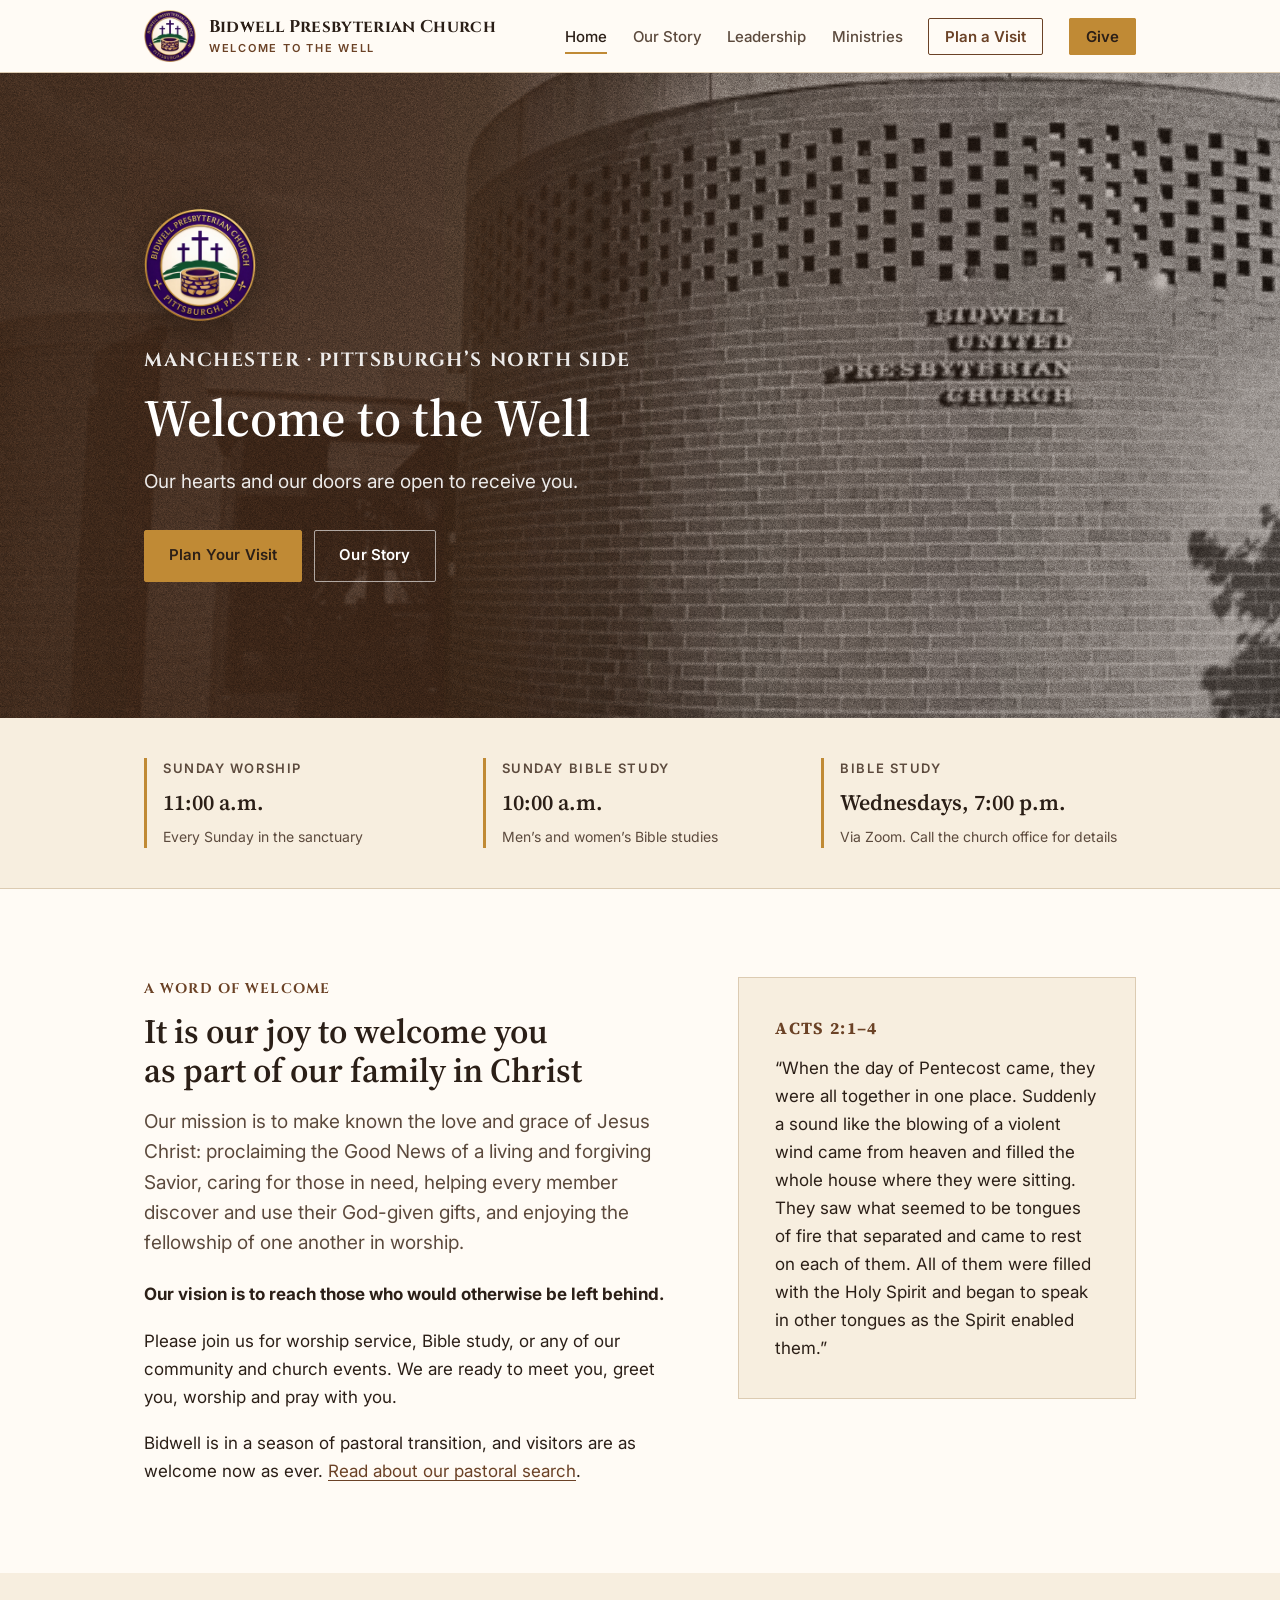
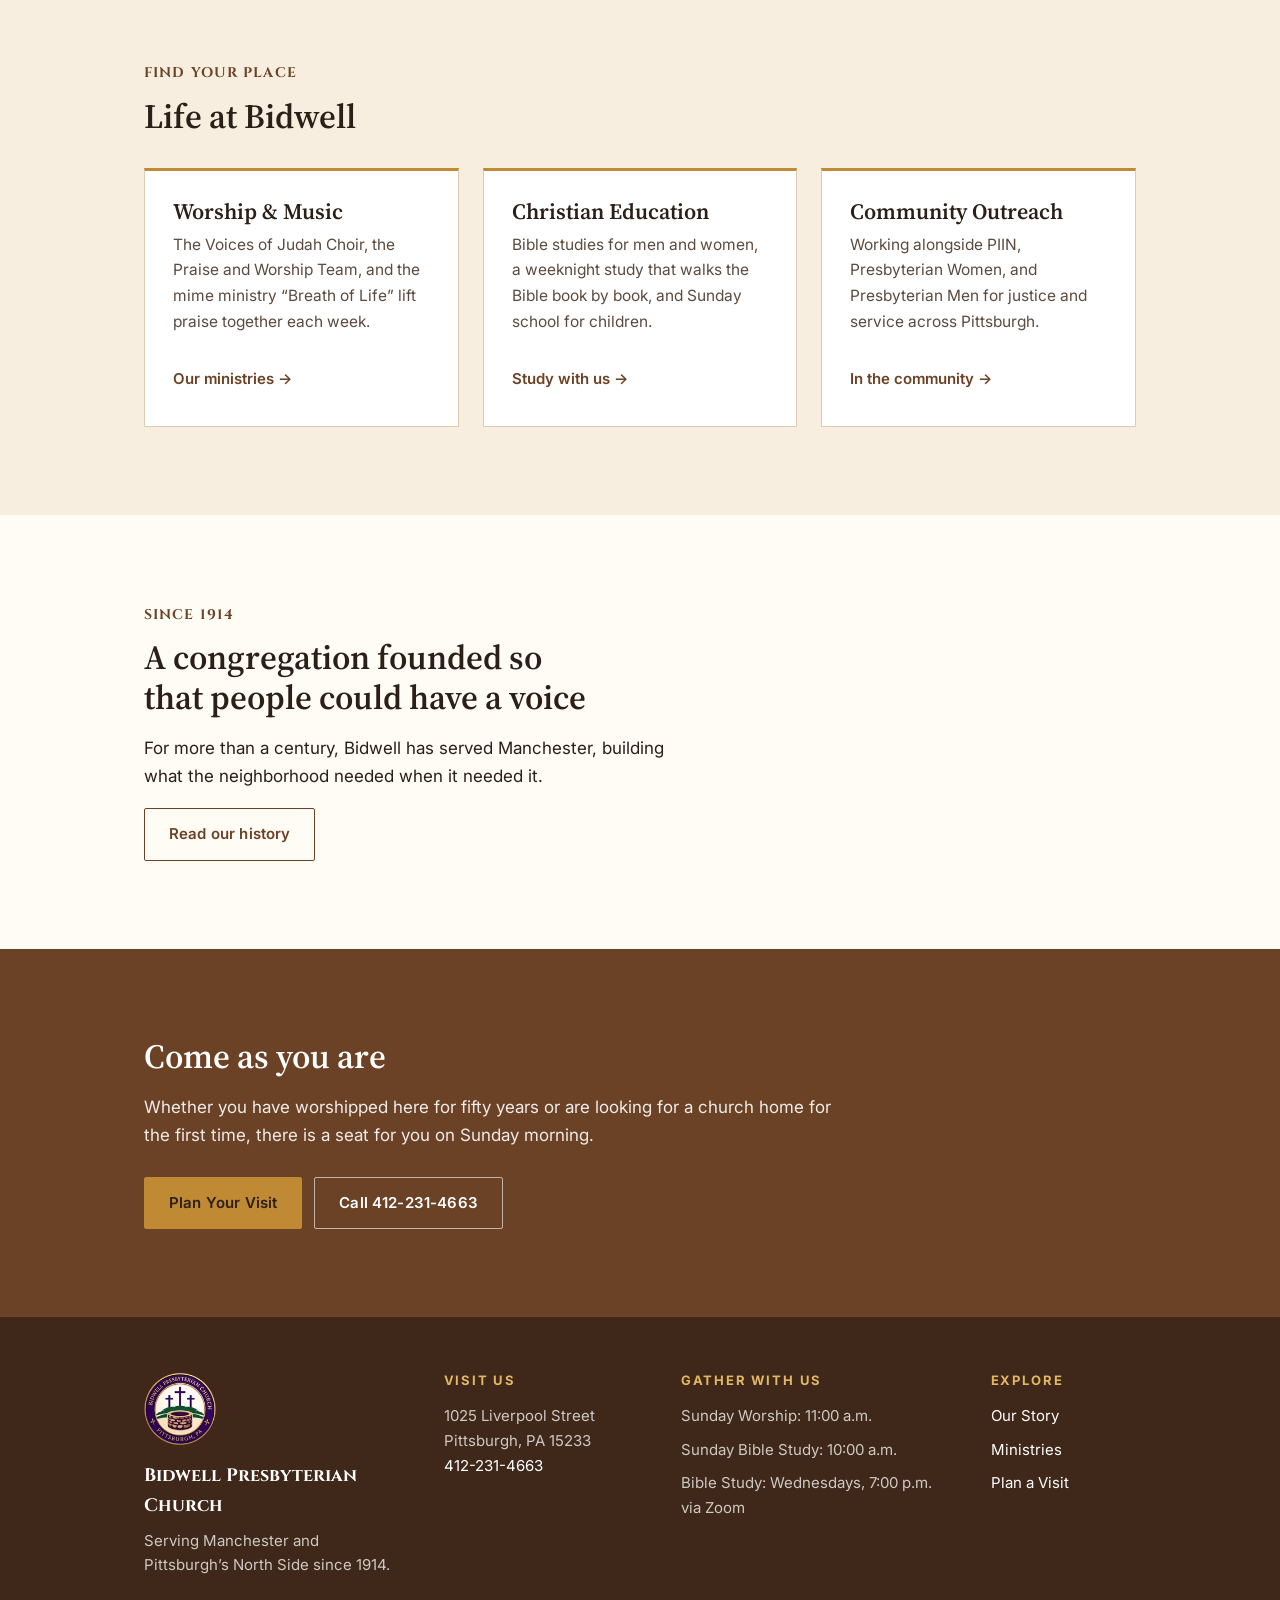
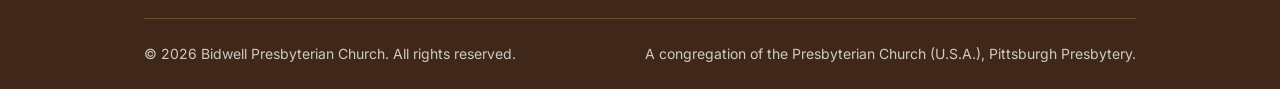
<file: index.html>
<!DOCTYPE html>
<html lang="en">
<head>
<meta charset="utf-8">
<meta name="viewport" content="width=device-width, initial-scale=1">
<title>Bidwell Presbyterian Church | Manchester, Pittsburgh's North Side</title>
<meta name="description" content="Bidwell Presbyterian Church in Manchester on Pittsburgh's North Side. Sunday worship at 11:00 a.m., Bible study, and community outreach since 1914.">
<link rel="canonical" href="https://bidwellchurchpgh.org/">
<meta property="og:type" content="website">
<meta property="og:locale" content="en_US">
<meta property="og:site_name" content="Bidwell Presbyterian Church">
<meta property="og:title" content="Bidwell Presbyterian Church | Manchester, Pittsburgh's North Side">
<meta property="og:description" content="Bidwell Presbyterian Church in Manchester on Pittsburgh's North Side. Sunday worship at 11:00 a.m., Bible study, and community outreach since 1914.">
<meta property="og:url" content="https://bidwellchurchpgh.org/">
<meta property="og:image" content="https://bidwellchurchpgh.org/assets/img/share-card.jpg">
<meta property="og:image:width" content="1200">
<meta property="og:image:height" content="630">
<meta property="og:image:alt" content="The Bidwell Presbyterian Church seal beside the church's round brick sanctuary on Liverpool Street.">
<meta name="twitter:card" content="summary_large_image">
<link rel="preconnect" href="https://fonts.googleapis.com">
<link rel="preconnect" href="https://fonts.gstatic.com" crossorigin>
<link href="https://fonts.googleapis.com/css2?family=Cinzel:wght@600;700&family=Inter:wght@400;500;600;700&family=Source+Serif+4:ital,opsz,wght@0,8..60,400;0,8..60,600;1,8..60,400&display=swap" rel="stylesheet">
<link rel="stylesheet" href="assets/css/site.css?v=845de5cf">
<link rel="icon" href="favicon.ico" sizes="32x32">
<link rel="icon" type="image/png" sizes="96x96" href="assets/img/favicon-96.png">
<link rel="apple-touch-icon" href="assets/img/apple-touch-icon.png">
<link rel="manifest" href="site.webmanifest">
<meta name="theme-color" content="#fffbf5">
<script type="application/ld+json">
{
  "@context": "https://schema.org",
  "@type": "Church",
  "name": "Bidwell Presbyterian Church",
  "alternateName": "Bidwell United Presbyterian Church",
  "description": "A Presbyterian Church (U.S.A.) congregation in Manchester on Pittsburgh's North Side, founded in 1914.",
  "url": "https://bidwellchurchpgh.org/",
  "logo": "https://bidwellchurchpgh.org/assets/img/icon-512.png",
  "image": "https://bidwellchurchpgh.org/assets/img/share-card.jpg",
  "telephone": "+1-412-231-4663",
  "foundingDate": "1914-10-25",
  "address": {
    "@type": "PostalAddress",
    "streetAddress": "1025 Liverpool Street",
    "addressLocality": "Pittsburgh",
    "addressRegion": "PA",
    "postalCode": "15233",
    "addressCountry": "US"
  },
  "geo": {
    "@type": "GeoCoordinates",
    "latitude": 40.45597,
    "longitude": -80.02075
  },
  "hasMap": "https://www.google.com/maps/search/?api=1&query=1025+Liverpool+Street+Pittsburgh+PA+15233"
}
</script>
</head>
<body>
<a class="skip-link" href="#main">Skip to main content</a>
<header class="site-header">
  <div class="wrap site-header__inner">
    <a class="brand" href="index.html">
      <img class="brand__seal" src="assets/img/logo-seal-128.webp" alt="" width="52" height="52">
      <span class="brand__text">
        <span class="brand__name">Bidwell Presbyterian Church</span>
        <span class="brand__tag">Welcome to the Well</span>
      </span>
    </a>
    <button class="nav-toggle" type="button" aria-expanded="false" aria-controls="site-nav">Menu</button>
    <nav class="site-nav" id="site-nav" aria-label="Main">
      <ul class="nav__list">
      <li><a href="index.html" aria-current="page">Home</a></li>
      <li><a href="about.html">Our Story</a></li>
      <li><a href="leadership.html">Leadership</a></li>
      <li><a href="ministries.html">Ministries</a></li>
      <li class="nav__cta"><a href="visit.html">Plan a Visit</a></li>
      <li class="nav__cta nav__cta--give"><a href="https://secure.myvanco.com/L-YS1N/home" target="_blank" rel="noopener">Give</a></li>
      </ul>
    </nav>
  </div>
</header>
<main id="main">
<section class="hero">
  <div class="hero__media">
    <img src="assets/img/bidwell-church-james-carr-photograph.webp"
         alt="The round brick sanctuary of Bidwell United Presbyterian Church on Liverpool Street." width="1000" height="667">
  </div>
  <div class="wrap hero__inner">
    <img class="hero__seal" src="assets/img/logo-seal-512.webp" alt="The seal of Bidwell Presbyterian Church: three crosses on a hill above a stone well" width="112" height="112">
    <p class="eyebrow hero__eyebrow">Manchester &middot; Pittsburgh&rsquo;s North Side</p>
    <h1>Welcome to the Well</h1>
    <p>Our hearts and our doors are open to receive you.</p>
    <div class="btn-row">
      <a class="btn btn--on-dark" href="visit.html">Plan Your Visit</a>
      <a class="btn btn--outline-light" href="about.html">Our Story</a>
    </div>
  </div>
</section>

<section class="times">
  <div class="wrap times__grid">
    <div class="times__item">
      <p class="times__label">Sunday Worship</p>
      <p class="times__when">11:00 a.m.</p>
      <p class="times__note">Every Sunday in the sanctuary</p>
    </div>
    <div class="times__item">
      <p class="times__label">Sunday Bible Study</p>
      <p class="times__when">10:00 a.m.</p>
      <p class="times__note">Men&rsquo;s and women&rsquo;s Bible studies</p>
    </div>
    <div class="times__item">
      <p class="times__label">Bible Study</p>
      <p class="times__when">Wednesdays, 7:00 p.m.</p>
      <p class="times__note">Via Zoom. Call the church office for details</p>
    </div>
  </div>
</section>

<section class="section">
  <div class="wrap split">
    <div class="prose">
      <p class="eyebrow">A word of welcome</p>
      <h2>It is our joy to welcome you as part of our family in Christ</h2>
      <p class="lede">Our mission is to make known the love and grace of Jesus Christ: proclaiming the Good News of a living and forgiving Savior, caring for those in need, helping every member discover and
        use their God-given gifts, and enjoying the fellowship of one another in worship.</p>
      <p><strong>Our vision is to reach those who would otherwise be left behind.</strong></p>
      <p>Please join us for worship service, Bible study, or any of our community and church events.
        We are ready to meet you, greet you, worship and pray with you.</p>
      <p>Bidwell is in a season of pastoral transition, and visitors are as welcome now as ever.
        <a href="leadership.html">Read about our pastoral search</a>.</p>
    </div>
    <div class="callout">
      <p class="eyebrow">Acts 2:1&ndash;4</p>
      <p>&ldquo;When the day of Pentecost came, they were all together in one place. Suddenly a sound like the
        blowing of a violent wind came from heaven and filled the whole house where they were sitting. They saw
        what seemed to be tongues of fire that separated and came to rest on each of them. All of them were
        filled with the Holy Spirit and began to speak in other tongues as the Spirit enabled them.&rdquo;</p>
    </div>
  </div>
</section>

<section class="section section--stone">
  <div class="wrap">
    <p class="eyebrow">Find your place</p>
    <h2>Life at Bidwell</h2>
    <ul class="card-grid" style="margin-top:2rem">
      <li class="card">
        <h3>Worship &amp; Music</h3>
        <p>The Voices of Judah Choir, the Praise and Worship Team, and the mime ministry
           &ldquo;Breath of Life&rdquo; lift praise together each week.</p>
        <a class="card__link" href="ministries.html">Our ministries</a>
      </li>
      <li class="card">
        <h3>Christian Education</h3>
        <p>Bible studies for men and women, a weeknight study that walks the Bible book by book,
           and Sunday school for children.</p>
        <a class="card__link" href="ministries.html">Study with us</a>
      </li>
      
      <li class="card">
        <h3>Community Outreach</h3>
        <p>Working alongside PIIN, Presbyterian Women, and Presbyterian Men for justice
           and service across Pittsburgh.</p>
        <a class="card__link" href="ministries.html">In the community</a>
      </li>
    </ul>
  </div>
</section>

<section class="section">
  <div class="wrap split split--reverse">
    <div class="prose">
      <p class="eyebrow">Since 1914</p>
      <h2>A congregation founded so that people could have a voice</h2>
      <p>For more than a century, Bidwell has served Manchester, building what the neighborhood needed
        when it needed it.</p>
      <a class="btn btn--ghost" href="about.html">Read our history</a>
    </div>
  </div>
</section>

<section class="section band">
  <div class="wrap">
    <h2>Come as you are</h2>
    <p>Whether you have worshipped here for fifty years or are looking for a church home for the first time,
       there is a seat for you on Sunday morning.</p>
    <div class="btn-row">
      <a class="btn btn--on-dark" href="visit.html">Plan Your Visit</a>
      <a class="btn btn--outline-light" href="tel:+14122314663">Call 412-231-4663</a>
    </div>
  </div>
</section>
</main>
<footer class="site-footer">
  <div class="wrap footer__grid">
    <div>
      <img class="footer__seal" src="assets/img/logo-seal-128.webp" alt="" width="72" height="72">
      <p class="footer__brand-name">Bidwell Presbyterian Church</p>
      <p>Serving Manchester and Pittsburgh&rsquo;s North Side since 1914.</p>
    </div>
    <div>
      <h3>Visit Us</h3>
      <address>
        1025 Liverpool Street<br>
        Pittsburgh, PA 15233<br>
        <a href="tel:+14122314663">412-231-4663</a>
      </address>
    </div>
    <div>
      <h3>Gather With Us</h3>
      <ul class="footer__list">
        <li>Sunday Worship: 11:00 a.m.</li>
        <li>Sunday Bible Study: 10:00 a.m.</li>
        <li>Bible Study: Wednesdays, 7:00 p.m. via Zoom</li>
      </ul>
    </div>
    <div>
      <h3>Explore</h3>
      <ul class="footer__list">
        <li><a href="about.html">Our Story</a></li>
        <li><a href="ministries.html">Ministries</a></li>
        <li><a href="visit.html">Plan a Visit</a></li>
      </ul>
    </div>
  </div>
  <div class="wrap footer__bottom">
    <p>&copy; 2026 Bidwell Presbyterian Church. All rights reserved.</p>
    <p>A congregation of the Presbyterian Church (U.S.A.), Pittsburgh Presbytery.</p>
  </div>
</footer>
<script src="assets/js/nav.js?v=96924af1"></script>
</body>
</html>
</file>
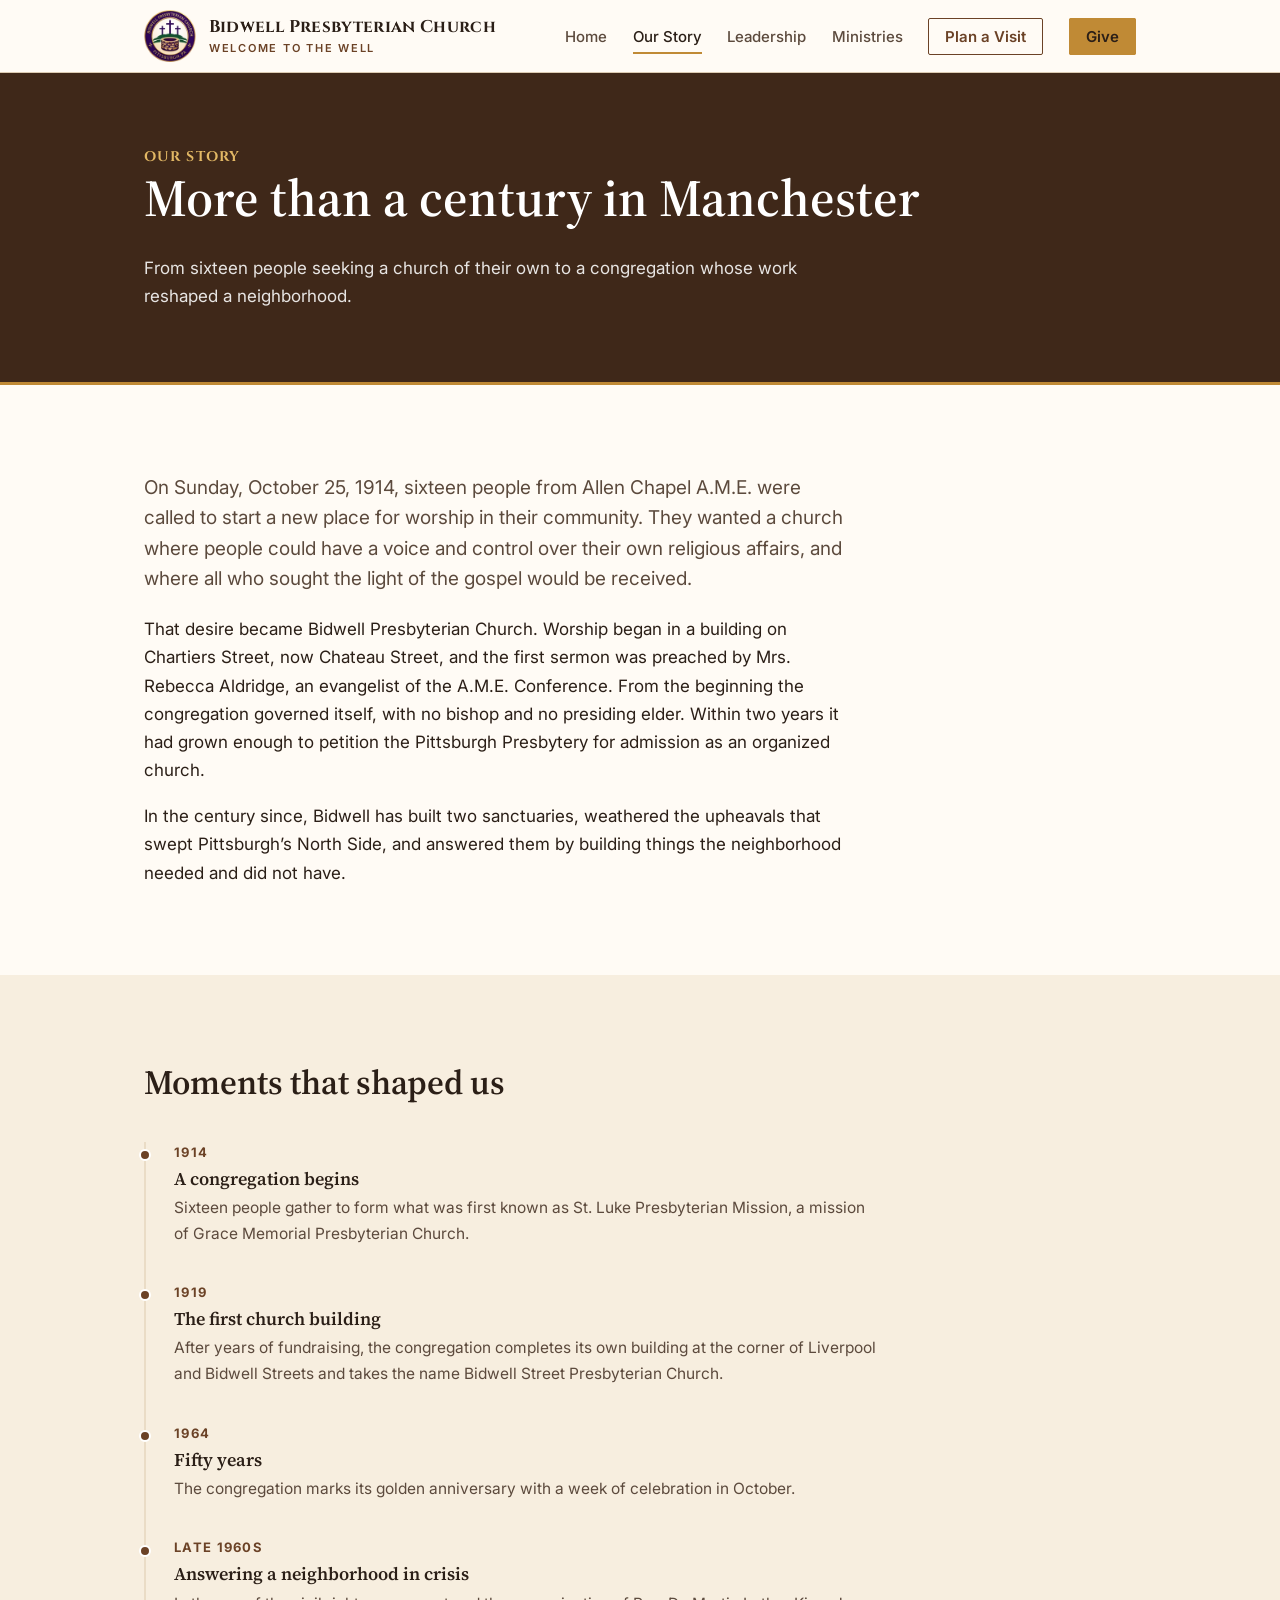
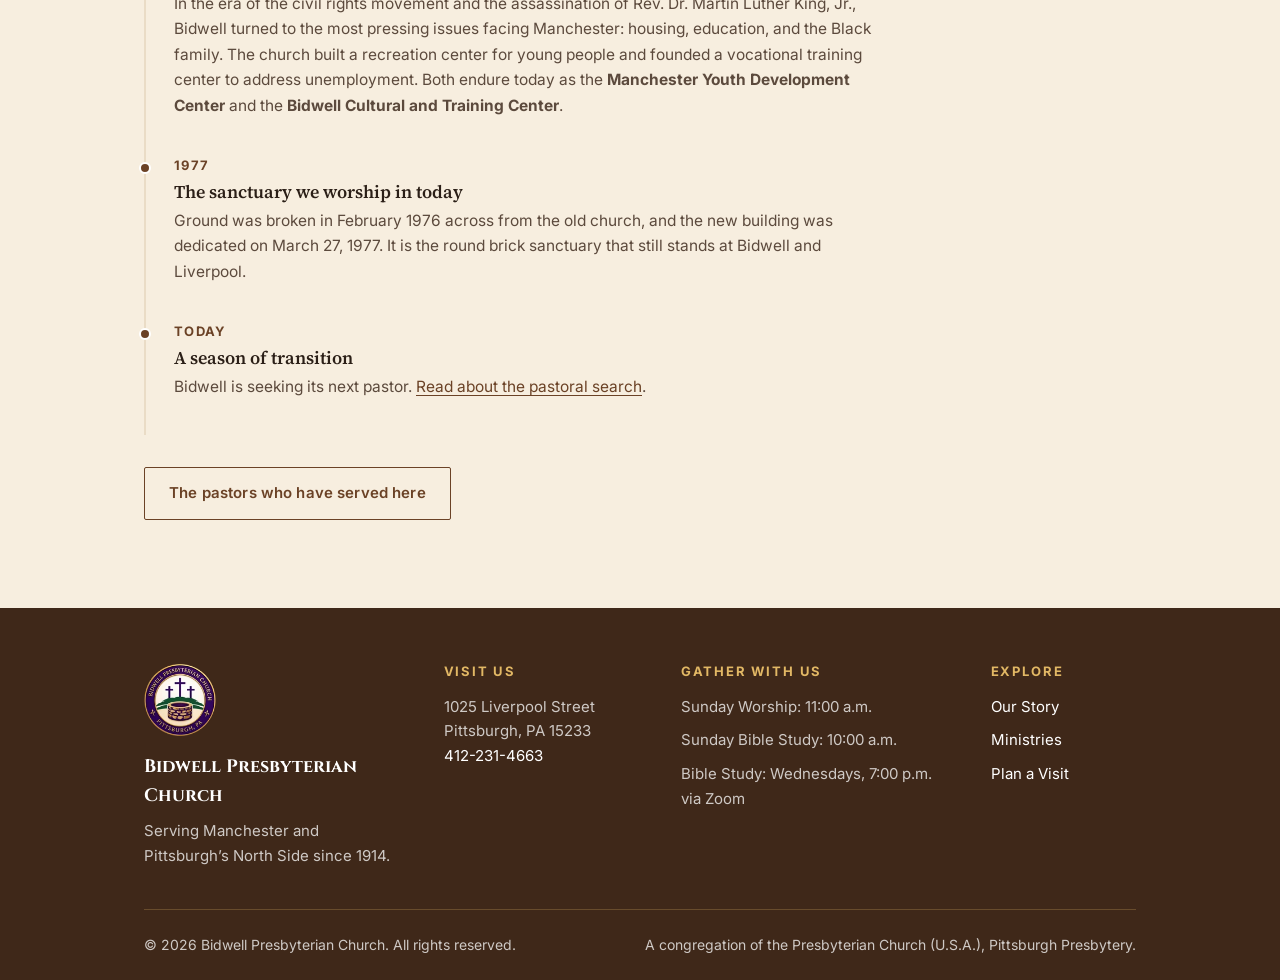
<file: about.html>
<!DOCTYPE html>
<html lang="en">
<head>
<meta charset="utf-8">
<meta name="viewport" content="width=device-width, initial-scale=1">
<title>Our Story | Bidwell Presbyterian Church</title>
<meta name="description" content="The history of Bidwell Presbyterian Church, founded in 1914 by sixteen people in Manchester on Pittsburgh's North Side.">
<link rel="canonical" href="https://bidwellchurchpgh.org/about.html">
<meta property="og:type" content="website">
<meta property="og:locale" content="en_US">
<meta property="og:site_name" content="Bidwell Presbyterian Church">
<meta property="og:title" content="Our Story | Bidwell Presbyterian Church">
<meta property="og:description" content="The history of Bidwell Presbyterian Church, founded in 1914 by sixteen people in Manchester on Pittsburgh's North Side.">
<meta property="og:url" content="https://bidwellchurchpgh.org/about.html">
<meta property="og:image" content="https://bidwellchurchpgh.org/assets/img/share-card.jpg">
<meta property="og:image:width" content="1200">
<meta property="og:image:height" content="630">
<meta property="og:image:alt" content="The Bidwell Presbyterian Church seal beside the church's round brick sanctuary on Liverpool Street.">
<meta name="twitter:card" content="summary_large_image">
<link rel="preconnect" href="https://fonts.googleapis.com">
<link rel="preconnect" href="https://fonts.gstatic.com" crossorigin>
<link href="https://fonts.googleapis.com/css2?family=Cinzel:wght@600;700&family=Inter:wght@400;500;600;700&family=Source+Serif+4:ital,opsz,wght@0,8..60,400;0,8..60,600;1,8..60,400&display=swap" rel="stylesheet">
<link rel="stylesheet" href="assets/css/site.css?v=845de5cf">
<link rel="icon" href="favicon.ico" sizes="32x32">
<link rel="icon" type="image/png" sizes="96x96" href="assets/img/favicon-96.png">
<link rel="apple-touch-icon" href="assets/img/apple-touch-icon.png">
<link rel="manifest" href="site.webmanifest">
<meta name="theme-color" content="#fffbf5">
</head>
<body>
<a class="skip-link" href="#main">Skip to main content</a>
<header class="site-header">
  <div class="wrap site-header__inner">
    <a class="brand" href="index.html">
      <img class="brand__seal" src="assets/img/logo-seal-128.webp" alt="" width="52" height="52">
      <span class="brand__text">
        <span class="brand__name">Bidwell Presbyterian Church</span>
        <span class="brand__tag">Welcome to the Well</span>
      </span>
    </a>
    <button class="nav-toggle" type="button" aria-expanded="false" aria-controls="site-nav">Menu</button>
    <nav class="site-nav" id="site-nav" aria-label="Main">
      <ul class="nav__list">
      <li><a href="index.html">Home</a></li>
      <li><a href="about.html" aria-current="page">Our Story</a></li>
      <li><a href="leadership.html">Leadership</a></li>
      <li><a href="ministries.html">Ministries</a></li>
      <li class="nav__cta"><a href="visit.html">Plan a Visit</a></li>
      <li class="nav__cta nav__cta--give"><a href="https://secure.myvanco.com/L-YS1N/home" target="_blank" rel="noopener">Give</a></li>
      </ul>
    </nav>
  </div>
</header>
<main id="main">
<section class="page-hero">
  <div class="wrap">
    <p class="eyebrow">Our Story</p>
    <h1>More than a century in Manchester</h1>
    <p>From sixteen people seeking a church of their own to a congregation whose work reshaped a neighborhood.</p>
  </div>
</section>

<section class="section">
  <div class="wrap prose">
    <p class="lede">On Sunday, October 25, 1914, sixteen people from Allen Chapel A.M.E. were called to start a
      new place for worship in their community. They wanted a church where people could have a voice and control
      over their own religious affairs, and where all who sought the light of the gospel would be received.</p>
    <p>That desire became Bidwell Presbyterian Church. Worship began in a building on Chartiers Street, now
      Chateau Street, and the first sermon was preached by Mrs. Rebecca Aldridge, an evangelist of the A.M.E.
      Conference. From the beginning the congregation governed itself, with no bishop and no presiding elder.
      Within two years it had grown enough to petition the Pittsburgh Presbytery for admission as an organized
      church.</p>
    <p>In the century since, Bidwell has built two sanctuaries, weathered the upheavals that swept Pittsburgh&rsquo;s
      North Side, and answered them by building things the neighborhood needed and did not have.</p>
  </div>
</section>

<section class="section section--stone">
  <div class="wrap">
    <h2>Moments that shaped us</h2>
    <ol class="timeline" style="margin-top:2.5rem">
      <li>
        <span class="timeline__year">1914</span>
        <h3>A congregation begins</h3>
        <p>Sixteen people gather to form what was first known as St. Luke Presbyterian Mission, a mission of
          Grace Memorial Presbyterian Church.</p>
      </li>
      <li>
        <span class="timeline__year">1919</span>
        <h3>The first church building</h3>
        <p>After years of fundraising, the congregation completes its own building at the corner of Liverpool
          and Bidwell Streets and takes the name Bidwell Street Presbyterian Church.</p>
      </li>
      <li>
        <span class="timeline__year">1964</span>
        <h3>Fifty years</h3>
        <p>The congregation marks its golden anniversary with a week of celebration in October.</p>
      </li>
      <li>
        <span class="timeline__year">Late 1960s</span>
        <h3>Answering a neighborhood in crisis</h3>
        <p>In the era of the civil rights movement and the assassination of Rev. Dr. Martin Luther King, Jr.,
          Bidwell turned to the most pressing issues facing Manchester: housing, education, and the Black family.
          The church built a recreation center for young people and founded a vocational training center to
          address unemployment. Both endure today as the <strong>Manchester Youth Development Center</strong> and
          the <strong>Bidwell Cultural and Training Center</strong>.</p>
      </li>
      <li>
        <span class="timeline__year">1977</span>
        <h3>The sanctuary we worship in today</h3>
        <p>Ground was broken in February 1976 across from the old church, and the new building was dedicated on
          March 27, 1977. It is the round brick sanctuary that still stands at Bidwell and Liverpool.</p>
      </li>
      <li>
        <span class="timeline__year">Today</span>
        <h3>A season of transition</h3>
        <p>Bidwell is seeking its next pastor. <a href="leadership.html">Read about the pastoral search</a>.</p>
      </li>
    </ol>
    <p style="margin-top:2rem"><a class="btn btn--ghost" href="leadership.html">The pastors who have served here</a></p>
  </div>
</section>
</main>
<footer class="site-footer">
  <div class="wrap footer__grid">
    <div>
      <img class="footer__seal" src="assets/img/logo-seal-128.webp" alt="" width="72" height="72">
      <p class="footer__brand-name">Bidwell Presbyterian Church</p>
      <p>Serving Manchester and Pittsburgh&rsquo;s North Side since 1914.</p>
    </div>
    <div>
      <h3>Visit Us</h3>
      <address>
        1025 Liverpool Street<br>
        Pittsburgh, PA 15233<br>
        <a href="tel:+14122314663">412-231-4663</a>
      </address>
    </div>
    <div>
      <h3>Gather With Us</h3>
      <ul class="footer__list">
        <li>Sunday Worship: 11:00 a.m.</li>
        <li>Sunday Bible Study: 10:00 a.m.</li>
        <li>Bible Study: Wednesdays, 7:00 p.m. via Zoom</li>
      </ul>
    </div>
    <div>
      <h3>Explore</h3>
      <ul class="footer__list">
        <li><a href="about.html">Our Story</a></li>
        <li><a href="ministries.html">Ministries</a></li>
        <li><a href="visit.html">Plan a Visit</a></li>
      </ul>
    </div>
  </div>
  <div class="wrap footer__bottom">
    <p>&copy; 2026 Bidwell Presbyterian Church. All rights reserved.</p>
    <p>A congregation of the Presbyterian Church (U.S.A.), Pittsburgh Presbytery.</p>
  </div>
</footer>
<script src="assets/js/nav.js?v=96924af1"></script>
</body>
</html>
</file>
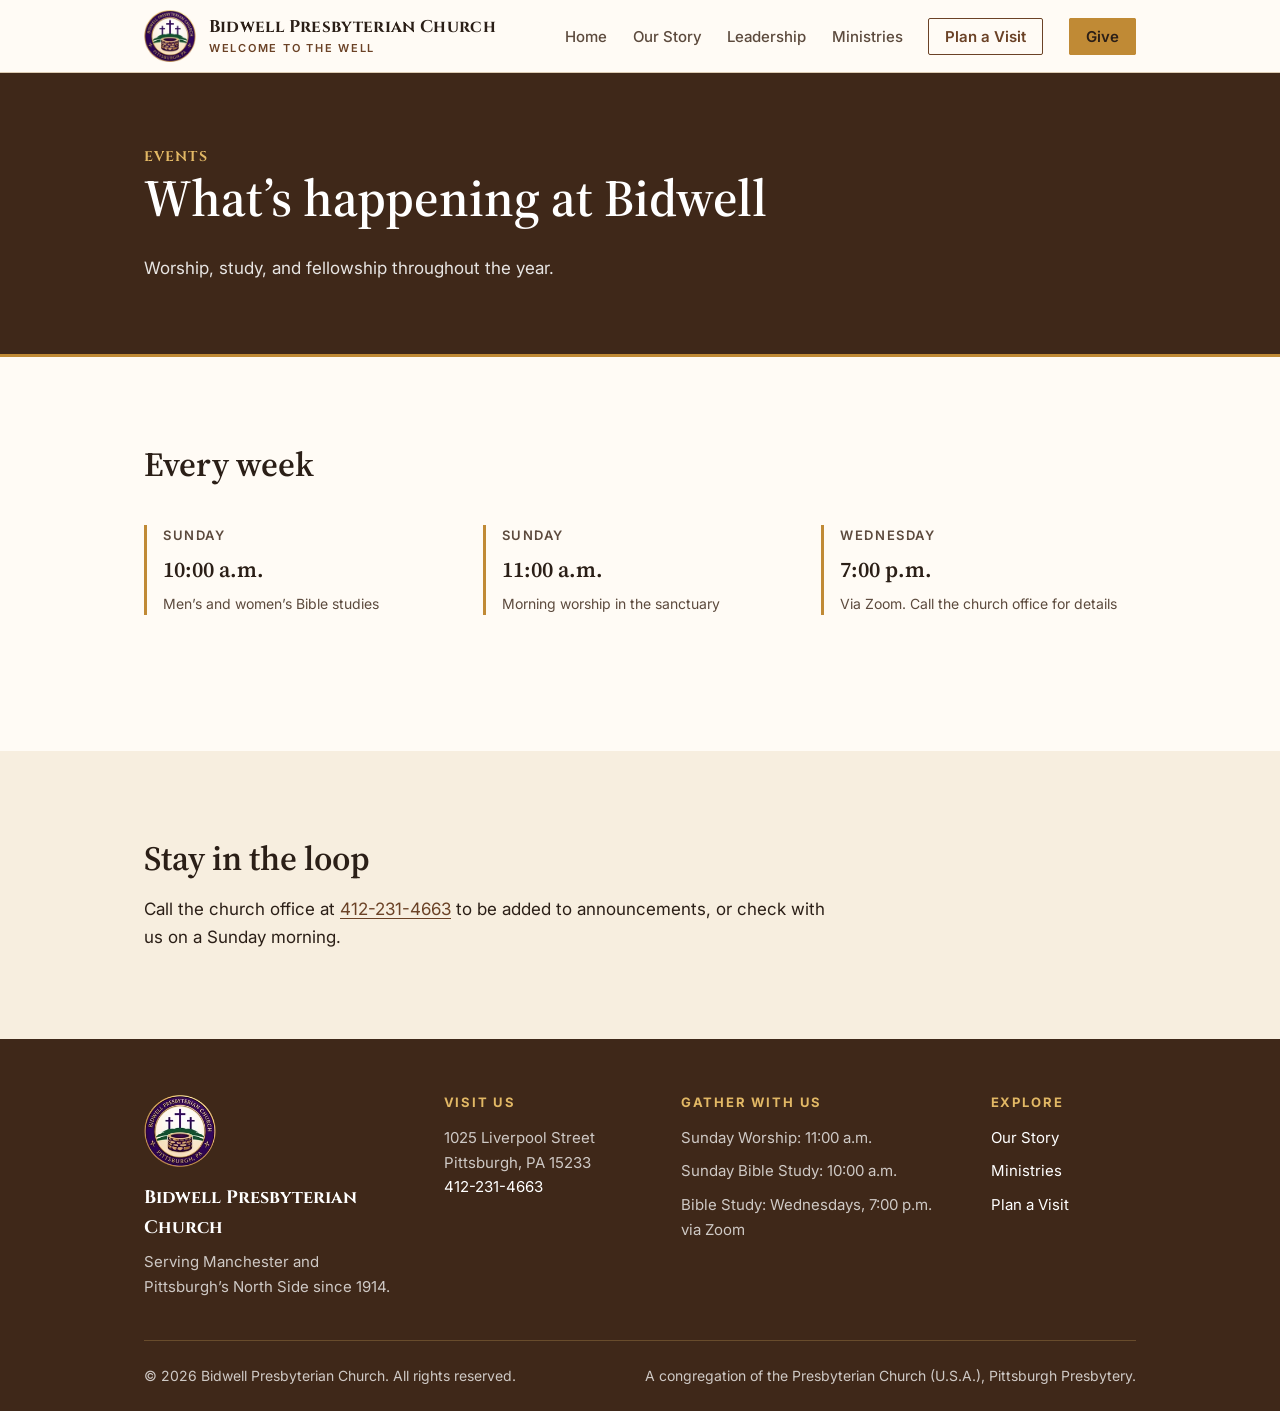
<file: events.html>
<!DOCTYPE html>
<html lang="en">
<head>
<meta charset="utf-8">
<meta name="viewport" content="width=device-width, initial-scale=1">
<title>Events | Bidwell Presbyterian Church</title>
<meta name="description" content="Weekly worship, Bible study, and upcoming events at Bidwell Presbyterian Church in Manchester, Pittsburgh.">
<meta name="robots" content="noindex">
<link rel="canonical" href="https://bidwellchurchpgh.org/events.html">
<meta property="og:type" content="website">
<meta property="og:locale" content="en_US">
<meta property="og:site_name" content="Bidwell Presbyterian Church">
<meta property="og:title" content="Events | Bidwell Presbyterian Church">
<meta property="og:description" content="Weekly worship, Bible study, and upcoming events at Bidwell Presbyterian Church in Manchester, Pittsburgh.">
<meta property="og:url" content="https://bidwellchurchpgh.org/events.html">
<meta property="og:image" content="https://bidwellchurchpgh.org/assets/img/share-card.jpg">
<meta property="og:image:width" content="1200">
<meta property="og:image:height" content="630">
<meta property="og:image:alt" content="The Bidwell Presbyterian Church seal beside the church's round brick sanctuary on Liverpool Street.">
<meta name="twitter:card" content="summary_large_image">
<link rel="preconnect" href="https://fonts.googleapis.com">
<link rel="preconnect" href="https://fonts.gstatic.com" crossorigin>
<link href="https://fonts.googleapis.com/css2?family=Cinzel:wght@600;700&family=Inter:wght@400;500;600;700&family=Source+Serif+4:ital,opsz,wght@0,8..60,400;0,8..60,600;1,8..60,400&display=swap" rel="stylesheet">
<link rel="stylesheet" href="assets/css/site.css?v=845de5cf">
<link rel="icon" href="favicon.ico" sizes="32x32">
<link rel="icon" type="image/png" sizes="96x96" href="assets/img/favicon-96.png">
<link rel="apple-touch-icon" href="assets/img/apple-touch-icon.png">
<link rel="manifest" href="site.webmanifest">
<meta name="theme-color" content="#fffbf5">
</head>
<body>
<a class="skip-link" href="#main">Skip to main content</a>
<header class="site-header">
  <div class="wrap site-header__inner">
    <a class="brand" href="index.html">
      <img class="brand__seal" src="assets/img/logo-seal-128.webp" alt="" width="52" height="52">
      <span class="brand__text">
        <span class="brand__name">Bidwell Presbyterian Church</span>
        <span class="brand__tag">Welcome to the Well</span>
      </span>
    </a>
    <button class="nav-toggle" type="button" aria-expanded="false" aria-controls="site-nav">Menu</button>
    <nav class="site-nav" id="site-nav" aria-label="Main">
      <ul class="nav__list">
      <li><a href="index.html">Home</a></li>
      <li><a href="about.html">Our Story</a></li>
      <li><a href="leadership.html">Leadership</a></li>
      <li><a href="ministries.html">Ministries</a></li>
      <li class="nav__cta"><a href="visit.html">Plan a Visit</a></li>
      <li class="nav__cta nav__cta--give"><a href="https://secure.myvanco.com/L-YS1N/home" target="_blank" rel="noopener">Give</a></li>
      </ul>
    </nav>
  </div>
</header>
<main id="main">
<section class="page-hero">
  <div class="wrap">
    <p class="eyebrow">Events</p>
    <h1>What&rsquo;s happening at Bidwell</h1>
    <p>Worship, study, and fellowship throughout the year.</p>
  </div>
</section>

<section class="section">
  <div class="wrap">
    <h2>Every week</h2>
    <div class="times__grid" style="padding-block:1.5rem 3rem">
      <div class="times__item">
        <p class="times__label">Sunday</p>
        <p class="times__when">10:00 a.m.</p>
        <p class="times__note">Men&rsquo;s and women&rsquo;s Bible studies</p>
      </div>
      <div class="times__item">
        <p class="times__label">Sunday</p>
        <p class="times__when">11:00 a.m.</p>
        <p class="times__note">Morning worship in the sanctuary</p>
      </div>
      <div class="times__item">
        <p class="times__label">Wednesday</p>
        <p class="times__when">7:00 p.m.</p>
        <p class="times__note">Via Zoom. Call the church office for details</p>
      </div>
    </div>

    <!-- Upcoming events are hidden until there are listings to show.
         To bring them back, replace the <template> tags below with a plain <div>,
         or move the markup out of the template. -->
    <template id="upcoming-events">
    <h2>Upcoming</h2>
    <p class="lede" style="max-width:var(--measure-text);margin-bottom:2rem">Send along the next few events and
      they will replace the example below.</p>

    <div class="event">
      <div class="event__date">
        <span class="event__month">Month</span>
        <span class="event__day">00</span>
        <span class="event__year">Year</span>
      </div>
      <div>
        <h3>Event name</h3>
        <p class="event__meta">12:00 p.m. &ndash; 4:00 p.m. &middot; Bidwell Presbyterian Church &middot; Free and open to the public</p>
        <p>A sentence or two describing the event and who it is for. The previous site&rsquo;s last listing was a
          Bidwell Sales Fair supporting the congregation&rsquo;s business owners and food vendors, with music, food,
          and 10% of proceeds benefiting the church, a good model for how these read.</p>
      </div>
    </div>
    </template>
  </div>
  </section>

<section class="section section--stone">
  <div class="wrap prose">
    <h2>Stay in the loop</h2>
    <p>Call the church office at <a href="tel:+14122314663">412-231-4663</a> to be added to announcements, or check with
      us on a Sunday morning.</p>
  </div>
</section>
</main>
<footer class="site-footer">
  <div class="wrap footer__grid">
    <div>
      <img class="footer__seal" src="assets/img/logo-seal-128.webp" alt="" width="72" height="72">
      <p class="footer__brand-name">Bidwell Presbyterian Church</p>
      <p>Serving Manchester and Pittsburgh&rsquo;s North Side since 1914.</p>
    </div>
    <div>
      <h3>Visit Us</h3>
      <address>
        1025 Liverpool Street<br>
        Pittsburgh, PA 15233<br>
        <a href="tel:+14122314663">412-231-4663</a>
      </address>
    </div>
    <div>
      <h3>Gather With Us</h3>
      <ul class="footer__list">
        <li>Sunday Worship: 11:00 a.m.</li>
        <li>Sunday Bible Study: 10:00 a.m.</li>
        <li>Bible Study: Wednesdays, 7:00 p.m. via Zoom</li>
      </ul>
    </div>
    <div>
      <h3>Explore</h3>
      <ul class="footer__list">
        <li><a href="about.html">Our Story</a></li>
        <li><a href="ministries.html">Ministries</a></li>
        <li><a href="visit.html">Plan a Visit</a></li>
      </ul>
    </div>
  </div>
  <div class="wrap footer__bottom">
    <p>&copy; 2026 Bidwell Presbyterian Church. All rights reserved.</p>
    <p>A congregation of the Presbyterian Church (U.S.A.), Pittsburgh Presbytery.</p>
  </div>
</footer>
<script src="assets/js/nav.js?v=96924af1"></script>
</body>
</html>
</file>
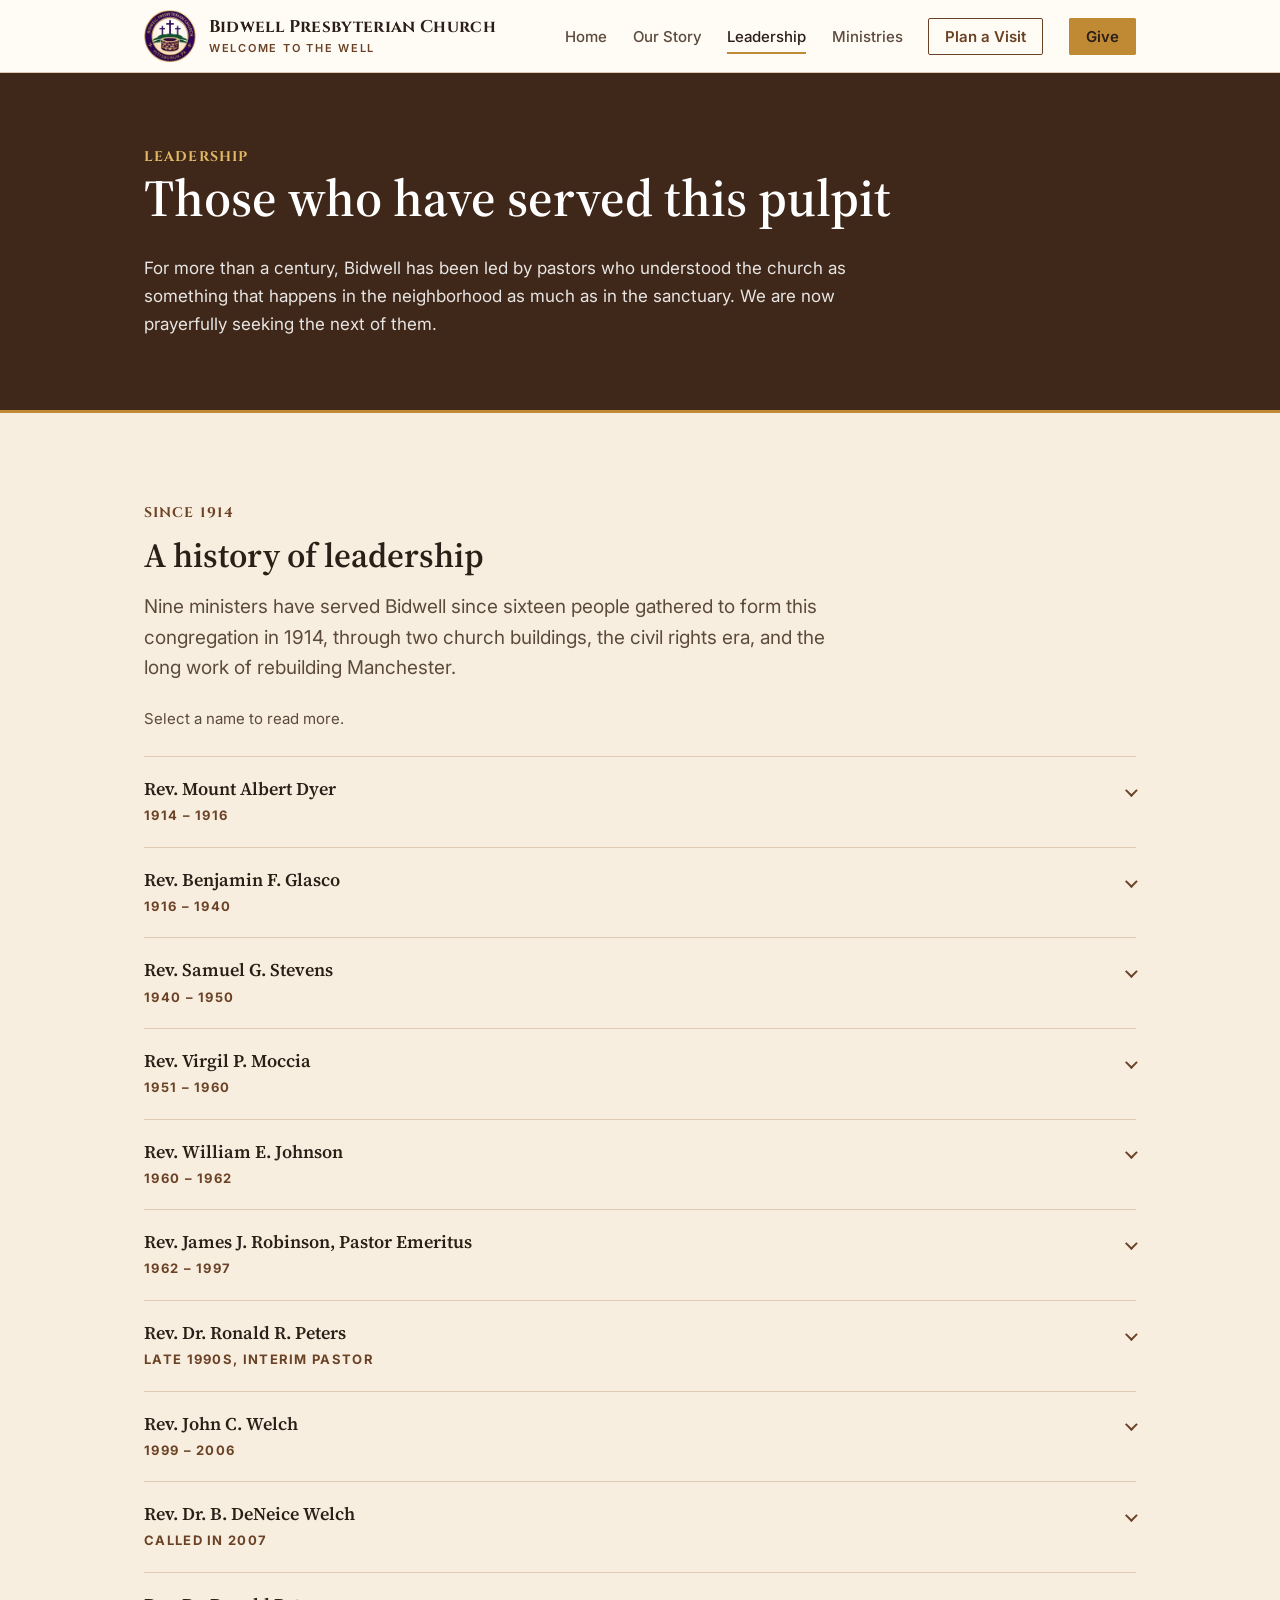
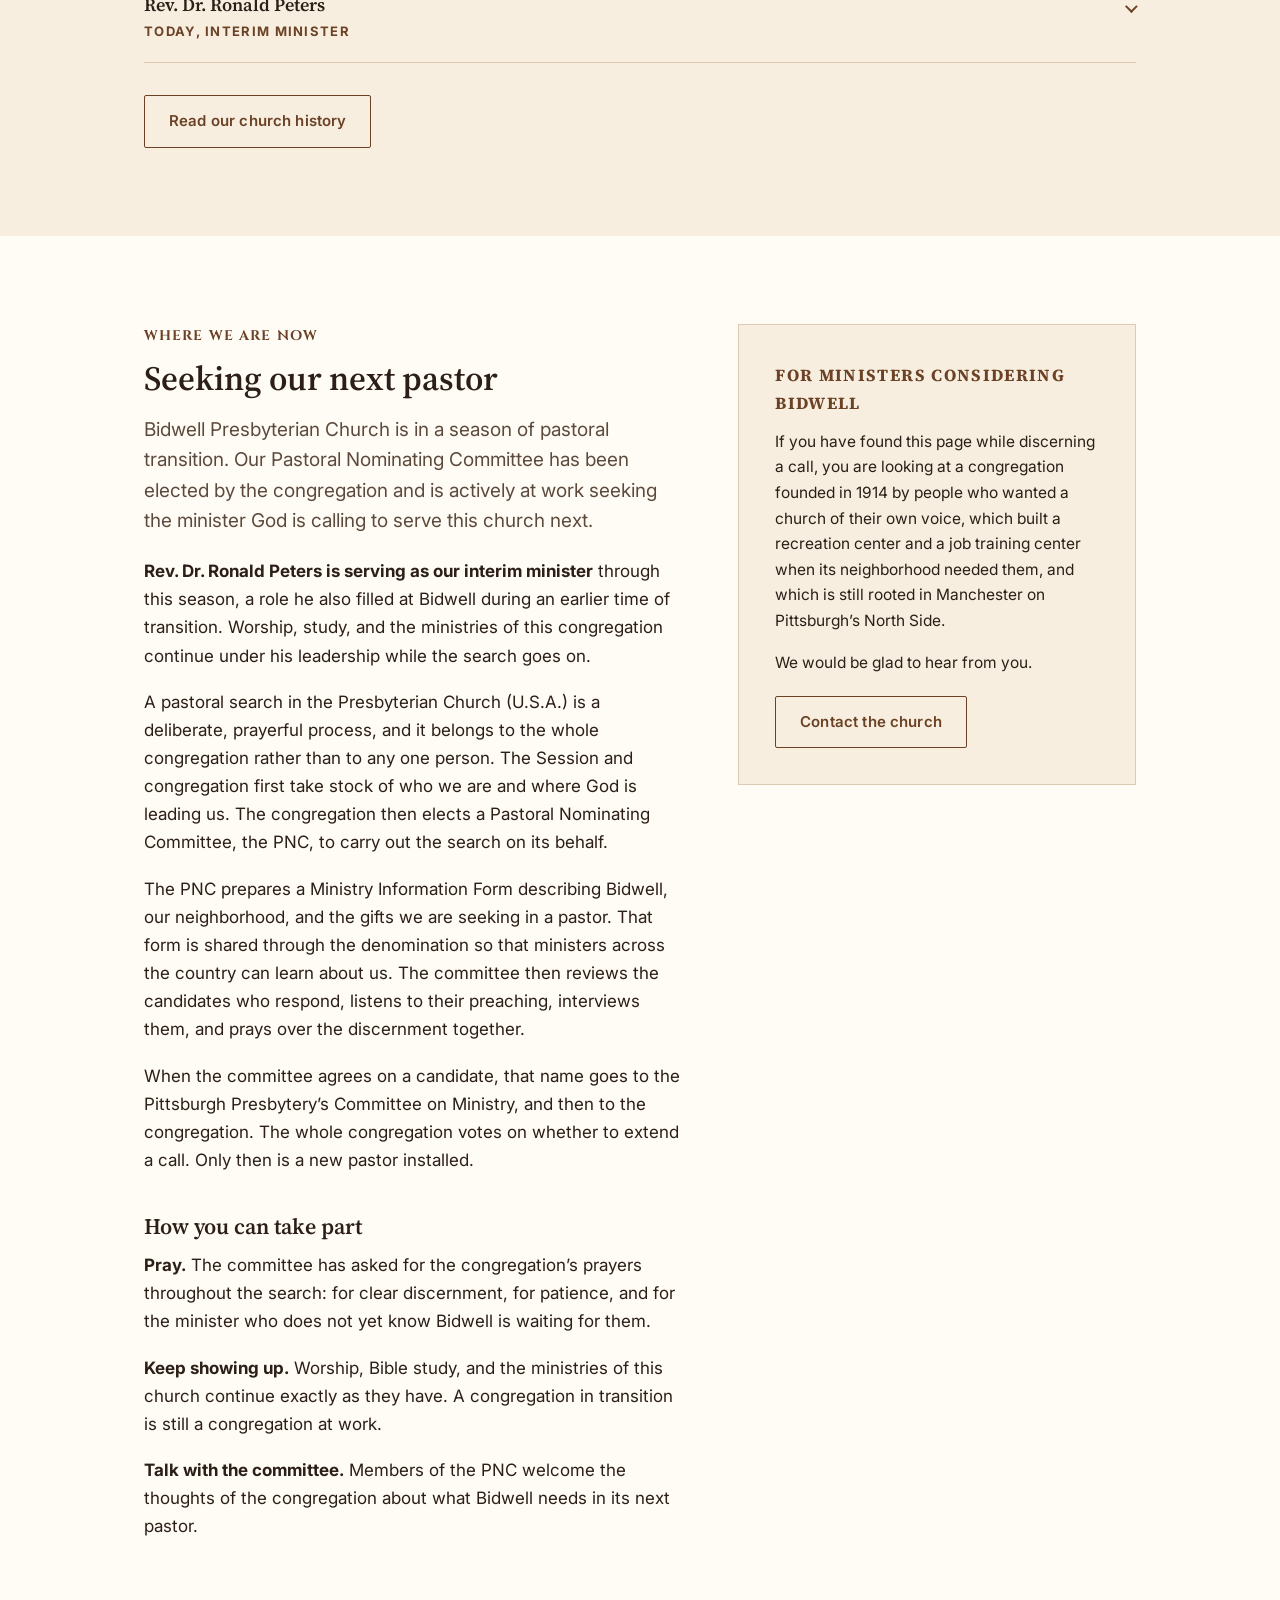
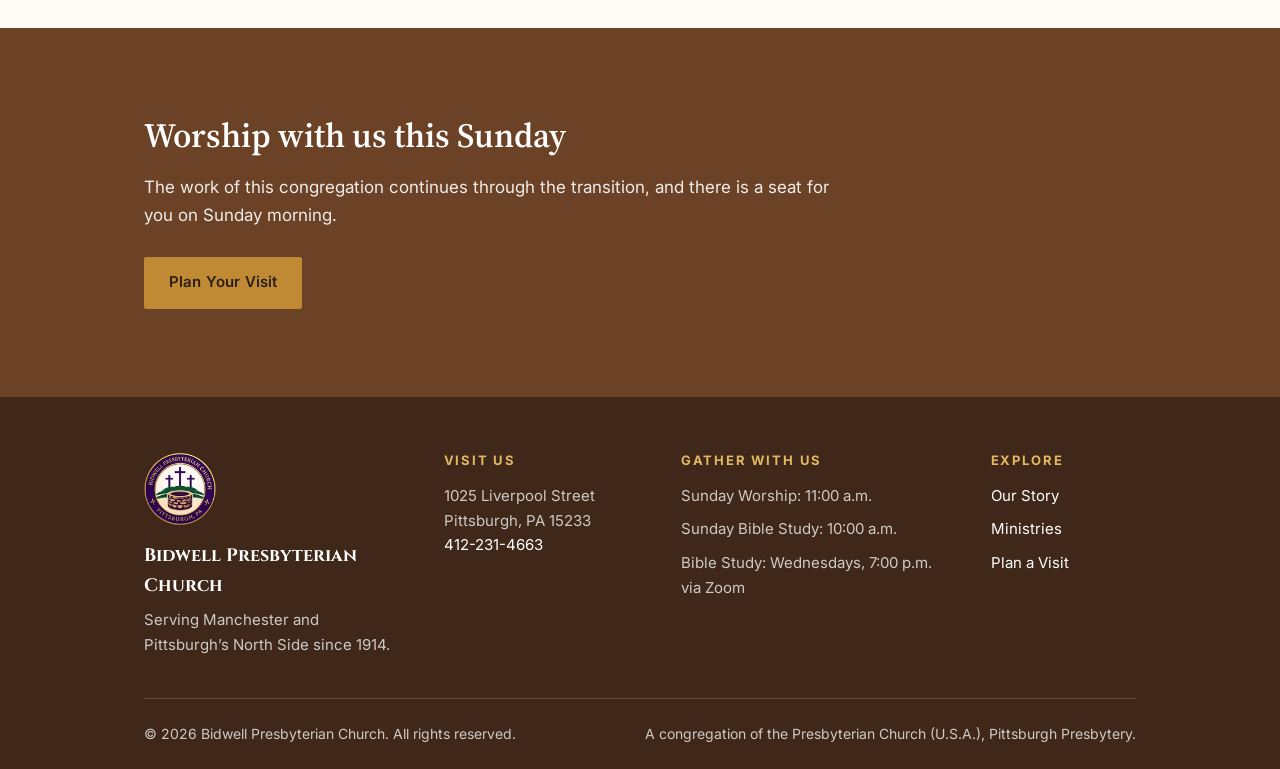
<file: leadership.html>
<!DOCTYPE html>
<html lang="en">
<head>
<meta charset="utf-8">
<meta name="viewport" content="width=device-width, initial-scale=1">
<title>Leadership | Bidwell Presbyterian Church</title>
<meta name="description" content="The pastors who have served Bidwell Presbyterian Church since 1914, and the work of our Pastoral Nominating Committee as we seek our next pastor.">
<link rel="canonical" href="https://bidwellchurchpgh.org/leadership.html">
<meta property="og:type" content="website">
<meta property="og:locale" content="en_US">
<meta property="og:site_name" content="Bidwell Presbyterian Church">
<meta property="og:title" content="Leadership | Bidwell Presbyterian Church">
<meta property="og:description" content="The pastors who have served Bidwell Presbyterian Church since 1914, and the work of our Pastoral Nominating Committee as we seek our next pastor.">
<meta property="og:url" content="https://bidwellchurchpgh.org/leadership.html">
<meta property="og:image" content="https://bidwellchurchpgh.org/assets/img/share-card.jpg">
<meta property="og:image:width" content="1200">
<meta property="og:image:height" content="630">
<meta property="og:image:alt" content="The Bidwell Presbyterian Church seal beside the church's round brick sanctuary on Liverpool Street.">
<meta name="twitter:card" content="summary_large_image">
<link rel="preconnect" href="https://fonts.googleapis.com">
<link rel="preconnect" href="https://fonts.gstatic.com" crossorigin>
<link href="https://fonts.googleapis.com/css2?family=Cinzel:wght@600;700&family=Inter:wght@400;500;600;700&family=Source+Serif+4:ital,opsz,wght@0,8..60,400;0,8..60,600;1,8..60,400&display=swap" rel="stylesheet">
<link rel="stylesheet" href="assets/css/site.css?v=845de5cf">
<link rel="icon" href="favicon.ico" sizes="32x32">
<link rel="icon" type="image/png" sizes="96x96" href="assets/img/favicon-96.png">
<link rel="apple-touch-icon" href="assets/img/apple-touch-icon.png">
<link rel="manifest" href="site.webmanifest">
<meta name="theme-color" content="#fffbf5">
</head>
<body>
<a class="skip-link" href="#main">Skip to main content</a>
<header class="site-header">
  <div class="wrap site-header__inner">
    <a class="brand" href="index.html">
      <img class="brand__seal" src="assets/img/logo-seal-128.webp" alt="" width="52" height="52">
      <span class="brand__text">
        <span class="brand__name">Bidwell Presbyterian Church</span>
        <span class="brand__tag">Welcome to the Well</span>
      </span>
    </a>
    <button class="nav-toggle" type="button" aria-expanded="false" aria-controls="site-nav">Menu</button>
    <nav class="site-nav" id="site-nav" aria-label="Main">
      <ul class="nav__list">
      <li><a href="index.html">Home</a></li>
      <li><a href="about.html">Our Story</a></li>
      <li><a href="leadership.html" aria-current="page">Leadership</a></li>
      <li><a href="ministries.html">Ministries</a></li>
      <li class="nav__cta"><a href="visit.html">Plan a Visit</a></li>
      <li class="nav__cta nav__cta--give"><a href="https://secure.myvanco.com/L-YS1N/home" target="_blank" rel="noopener">Give</a></li>
      </ul>
    </nav>
  </div>
</header>
<main id="main">
<section class="page-hero">
  <div class="wrap">
    <p class="eyebrow">Leadership</p>
    <h1>Those who have served this pulpit</h1>
    <p>For more than a century, Bidwell has been led by pastors who understood the church as
      something that happens in the neighborhood as much as in the sanctuary. We are now prayerfully
      seeking the next of them.</p>
  </div>
</section>

<section class="section section--stone" style="padding-bottom:1.5rem">
  <div class="wrap prose">
    <p class="eyebrow">Since 1914</p>
    <h2>A history of leadership</h2>
    <p class="lede">Nine ministers have served Bidwell since sixteen people gathered to form this
      congregation in 1914, through two church buildings, the civil rights era, and the long
      work of rebuilding Manchester.</p>
  </div>
</section>

<section class="section section--stone" style="padding-top:0">
  <div class="wrap">
    <p style="font-size:.9375rem;color:var(--ink-soft);margin-bottom:1.5rem">Select a name to read more.</p>
    <ul class="roster">
      <li>
        <details>
          <summary>
            <span>
              <span class="roster__name">Rev. Mount Albert Dyer</span>
              <span class="roster__years">1914 &ndash; 1916</span>
            </span>
            <span class="roster__chev" aria-hidden="true"></span>
          </summary>
          <div class="roster__body">
            <p>Called in December 1914 as the congregation&rsquo;s first pastor, when the church was known as
              St. Luke Presbyterian Mission. He led the young congregation until his death on April 9, 1916.</p>
          </div>
        </details>
      </li>
      <li>
        <details>
          <summary>
            <span>
              <span class="roster__name">Rev. Benjamin F. Glasco</span>
              <span class="roster__years">1916 &ndash; 1940</span>
            </span>
            <span class="roster__chev" aria-hidden="true"></span>
          </summary>
          <div class="roster__body">
            <p>Installed December 5, 1916. During his twenty-four years, the congregation raised funds, purchased
              the property at Liverpool and Bidwell Streets, and completed its first church building in January 1919, taking the name Bidwell Street Presbyterian Church. He left in 1940 for Berean Presbyterian
              Church in Philadelphia.</p>
          </div>
        </details>
      </li>
      <li>
        <details>
          <summary>
            <span>
              <span class="roster__name">Rev. Samuel G. Stevens</span>
              <span class="roster__years">1940 &ndash; 1950</span>
            </span>
            <span class="roster__chev" aria-hidden="true"></span>
          </summary>
          <div class="roster__body">
            <p>Installed October 22, 1940. He built up the youth and young adult ministries of the church and
              neighborhood, growing the congregation. Mrs. Gladys Stevens organized a Sunday Nursery program in
              response to the needs of church and community. He left in 1950 to teach at Lincoln University.</p>
          </div>
        </details>
      </li>
      <li>
        <details>
          <summary>
            <span>
              <span class="roster__name">Rev. Virgil P. Moccia</span>
              <span class="roster__years">1951 &ndash; 1960</span>
            </span>
            <span class="roster__chev" aria-hidden="true"></span>
          </summary>
          <div class="roster__body">
            <p>In calling Rev. Moccia, Bidwell installed the first white minister of an African American
              congregation in Pittsburgh. The church thrived under his leadership; a new chancel was built and the
              kitchen expanded. He answered a call to Kansas City, Missouri in 1960.</p>
          </div>
        </details>
      </li>
      <li>
        <details>
          <summary>
            <span>
              <span class="roster__name">Rev. William E. Johnson</span>
              <span class="roster__years">1960 &ndash; 1962</span>
            </span>
            <span class="roster__chev" aria-hidden="true"></span>
          </summary>
          <div class="roster__body">
            <p>Served as supply pastor for two years, continuing Bidwell&rsquo;s focus on young people. He also
              served as Minister of Youth for the Pittsburgh Presbytery.</p>
          </div>
        </details>
      </li>
      <li>
        <details>
          <summary>
            <span>
              <span class="roster__name">Rev. James J. Robinson, Pastor Emeritus</span>
              <span class="roster__years">1962 &ndash; 1997</span>
            </span>
            <span class="roster__chev" aria-hidden="true"></span>
          </summary>
          <div class="roster__body">
            <p>Called from Brotherhood Presbyterian Church in Wichita, Kansas in August 1962, he served more than
              thirty years, the longest pastorate in Bidwell&rsquo;s history. Under his leadership the church
              took up the most critical social issues of the era: housing, education, and the Black family. After the
              assassination of Rev. Dr. Martin Luther King, Jr., Bidwell built a recreation center for youth and
              founded a vocational training center to address unemployment in the neighborhood. Both endure today as
              the Manchester Youth Development Center and the Bidwell Cultural and Training Center. The congregation
              named him Pastor Emeritus in recognition of 35 years of service.</p>
          </div>
        </details>
      </li>
      <li>
        <details>
          <summary>
            <span>
              <span class="roster__name">Rev. Dr. Ronald R. Peters</span>
              <span class="roster__years">Late 1990s, Interim Pastor</span>
            </span>
            <span class="roster__chev" aria-hidden="true"></span>
          </summary>
          <div class="roster__body">
            <p>Served as Community Minister and Interim Pastor during a period of reflection and transition for
              the congregation.</p>
          </div>
        </details>
      </li>
      <li>
        <details>
          <summary>
            <span>
              <span class="roster__name">Rev. John C. Welch</span>
              <span class="roster__years">1999 &ndash; 2006</span>
            </span>
            <span class="roster__chev" aria-hidden="true"></span>
          </summary>
          <div class="roster__body">
            <p>Arrived in September 1999 as a student minister and served two years as Minister Intern, founding
              the Bidwell Street Academy, a Saturday program for neighborhood youth. With his wife, Minister DeNeice
              Welch, he renewed the church&rsquo;s focus on praise and worship and revived its music and youth ministry
              through the Bidwell Youth Choir, work rooted in the earlier service of members such as
              Mr. Ralph Swan. Installed as pastor December 28, 2003, he served until becoming Vice President and Dean
              of Students at Pittsburgh Theological Seminary in 2006.</p>
          </div>
        </details>
      </li>
      <li>
        <details>
          <summary>
            <span>
              <span class="roster__name">Rev. Dr. B. DeNeice Welch</span>
              <span class="roster__years">Called in 2007</span>
            </span>
            <span class="roster__chev" aria-hidden="true"></span>
          </summary>
          <div class="roster__body">
            <p>Called by the congregation on April 1, 2007, after serving as Associate Pastor for Mission &amp;
              Outreach at Shadyside Presbyterian Church. Born in West Virginia and raised in New Jersey, she holds a BA
              from Robert Morris College, a BS in Community Ministry from Geneva College, and a Master of Divinity from
              Pittsburgh Theological Seminary. At Shadyside she coordinated mission trips to the Gulf Coast after
              Hurricane Katrina and to Presbyterian partners in Malawi. As Bidwell&rsquo;s Evangelism Ministry Chair she
              launched the summer lunch and camp program for children in Manchester, and she brought to the pulpit a
              passion for prayer, praise, mission, and evangelism.</p>
            <div class="pullquote">
              &ldquo;Mission is an area where we, as servants of God, are afforded the opportunity to demonstrate
              God&rsquo;s love for people who have difficulty seeing that love in their lives. In God&rsquo;s economy,
              those who give of themselves receive much more than they can imagine.&rdquo;
              <cite>Rev. Dr. B. DeNeice Welch</cite>
            </div>
          </div>
        </details>
      </li>
      <li>
        <details>
          <summary>
            <span>
              <span class="roster__name">Rev. Dr. Ronald Peters</span>
              <span class="roster__years">Today, Interim Minister</span>
            </span>
            <span class="roster__chev" aria-hidden="true"></span>
          </summary>
          <div class="roster__body">
            <p>Serving as interim minister during the pastoral search.</p>
          </div>
        </details>
      </li>
    </ul>
    <p style="margin-top:2rem"><a class="btn btn--ghost" href="about.html">Read our church history</a></p>
  </div>
</section>

<section class="section">
  <div class="wrap split">
    <div class="prose">
      <p class="eyebrow">Where we are now</p>
      <h2>Seeking our next pastor</h2>
      <p class="lede">Bidwell Presbyterian Church is in a season of pastoral transition. Our Pastoral
        Nominating Committee has been elected by the congregation and is actively at work seeking the
        minister God is calling to serve this church next.</p>
      <p><strong>Rev. Dr. Ronald Peters is serving as our interim minister</strong> through this season, a role he also filled at Bidwell during an earlier time of transition. Worship, study, and the ministries
        of this congregation continue under his leadership while the search goes on.</p>
      <p>A pastoral search in the Presbyterian Church (U.S.A.) is a deliberate, prayerful process, and it
        belongs to the whole congregation rather than to any one person. The Session and congregation first
        take stock of who we are and where God is leading us. The congregation then elects a Pastoral
        Nominating Committee, the PNC, to carry out the search on its behalf.</p>
      <p>The PNC prepares a Ministry Information Form describing Bidwell, our neighborhood, and the gifts we
        are seeking in a pastor. That form is shared through the denomination so that ministers across the
        country can learn about us. The committee then reviews the candidates who respond, listens to their
        preaching, interviews them, and prays over the discernment together.</p>
      <p>When the committee agrees on a candidate, that name goes to the Pittsburgh Presbytery&rsquo;s Committee
        on Ministry, and then to the congregation. The whole congregation votes on whether to extend a call.
        Only then is a new pastor installed.</p>

      <h3 style="margin-top:2.5rem">How you can take part</h3>
      <p><strong>Pray.</strong> The committee has asked for the congregation&rsquo;s prayers throughout the
        search: for clear discernment, for patience, and for the minister who does not yet know Bidwell
        is waiting for them.</p>
      <p><strong>Keep showing up.</strong> Worship, Bible study, and the ministries of this church continue
        exactly as they have. A congregation in transition is still a congregation at work.</p>
      <p><strong>Talk with the committee.</strong> Members of the PNC welcome the thoughts of the congregation
        about what Bidwell needs in its next pastor.</p>
    </div>

    <div class="callout">
      <p class="eyebrow">For ministers considering Bidwell</p>
      <p style="font-family:var(--font-body);font-size:.9688rem">If you have found this page while discerning a
        call, you are looking at a congregation founded in 1914 by people who wanted a church of their own voice,
        which built a recreation center and a job training center when its neighborhood needed them, and which is
        still rooted in Manchester on Pittsburgh&rsquo;s North Side.</p>
      <p style="font-family:var(--font-body);font-size:.9688rem">We would be glad to hear from you.</p>
      <p style="margin-top:1.25rem"><a class="btn btn--ghost" href="visit.html">Contact the church</a></p>
    </div>
  </div>
</section>

<section class="section band">
  <div class="wrap">
    <h2>Worship with us this Sunday</h2>
    <p>The work of this congregation continues through the transition, and there is a seat for you on
      Sunday morning.</p>
    <div class="btn-row"><a class="btn btn--on-dark" href="visit.html">Plan Your Visit</a></div>
  </div>
</section>
</main>
<footer class="site-footer">
  <div class="wrap footer__grid">
    <div>
      <img class="footer__seal" src="assets/img/logo-seal-128.webp" alt="" width="72" height="72">
      <p class="footer__brand-name">Bidwell Presbyterian Church</p>
      <p>Serving Manchester and Pittsburgh&rsquo;s North Side since 1914.</p>
    </div>
    <div>
      <h3>Visit Us</h3>
      <address>
        1025 Liverpool Street<br>
        Pittsburgh, PA 15233<br>
        <a href="tel:+14122314663">412-231-4663</a>
      </address>
    </div>
    <div>
      <h3>Gather With Us</h3>
      <ul class="footer__list">
        <li>Sunday Worship: 11:00 a.m.</li>
        <li>Sunday Bible Study: 10:00 a.m.</li>
        <li>Bible Study: Wednesdays, 7:00 p.m. via Zoom</li>
      </ul>
    </div>
    <div>
      <h3>Explore</h3>
      <ul class="footer__list">
        <li><a href="about.html">Our Story</a></li>
        <li><a href="ministries.html">Ministries</a></li>
        <li><a href="visit.html">Plan a Visit</a></li>
      </ul>
    </div>
  </div>
  <div class="wrap footer__bottom">
    <p>&copy; 2026 Bidwell Presbyterian Church. All rights reserved.</p>
    <p>A congregation of the Presbyterian Church (U.S.A.), Pittsburgh Presbytery.</p>
  </div>
</footer>
<script src="assets/js/nav.js?v=96924af1"></script>
</body>
</html>
</file>
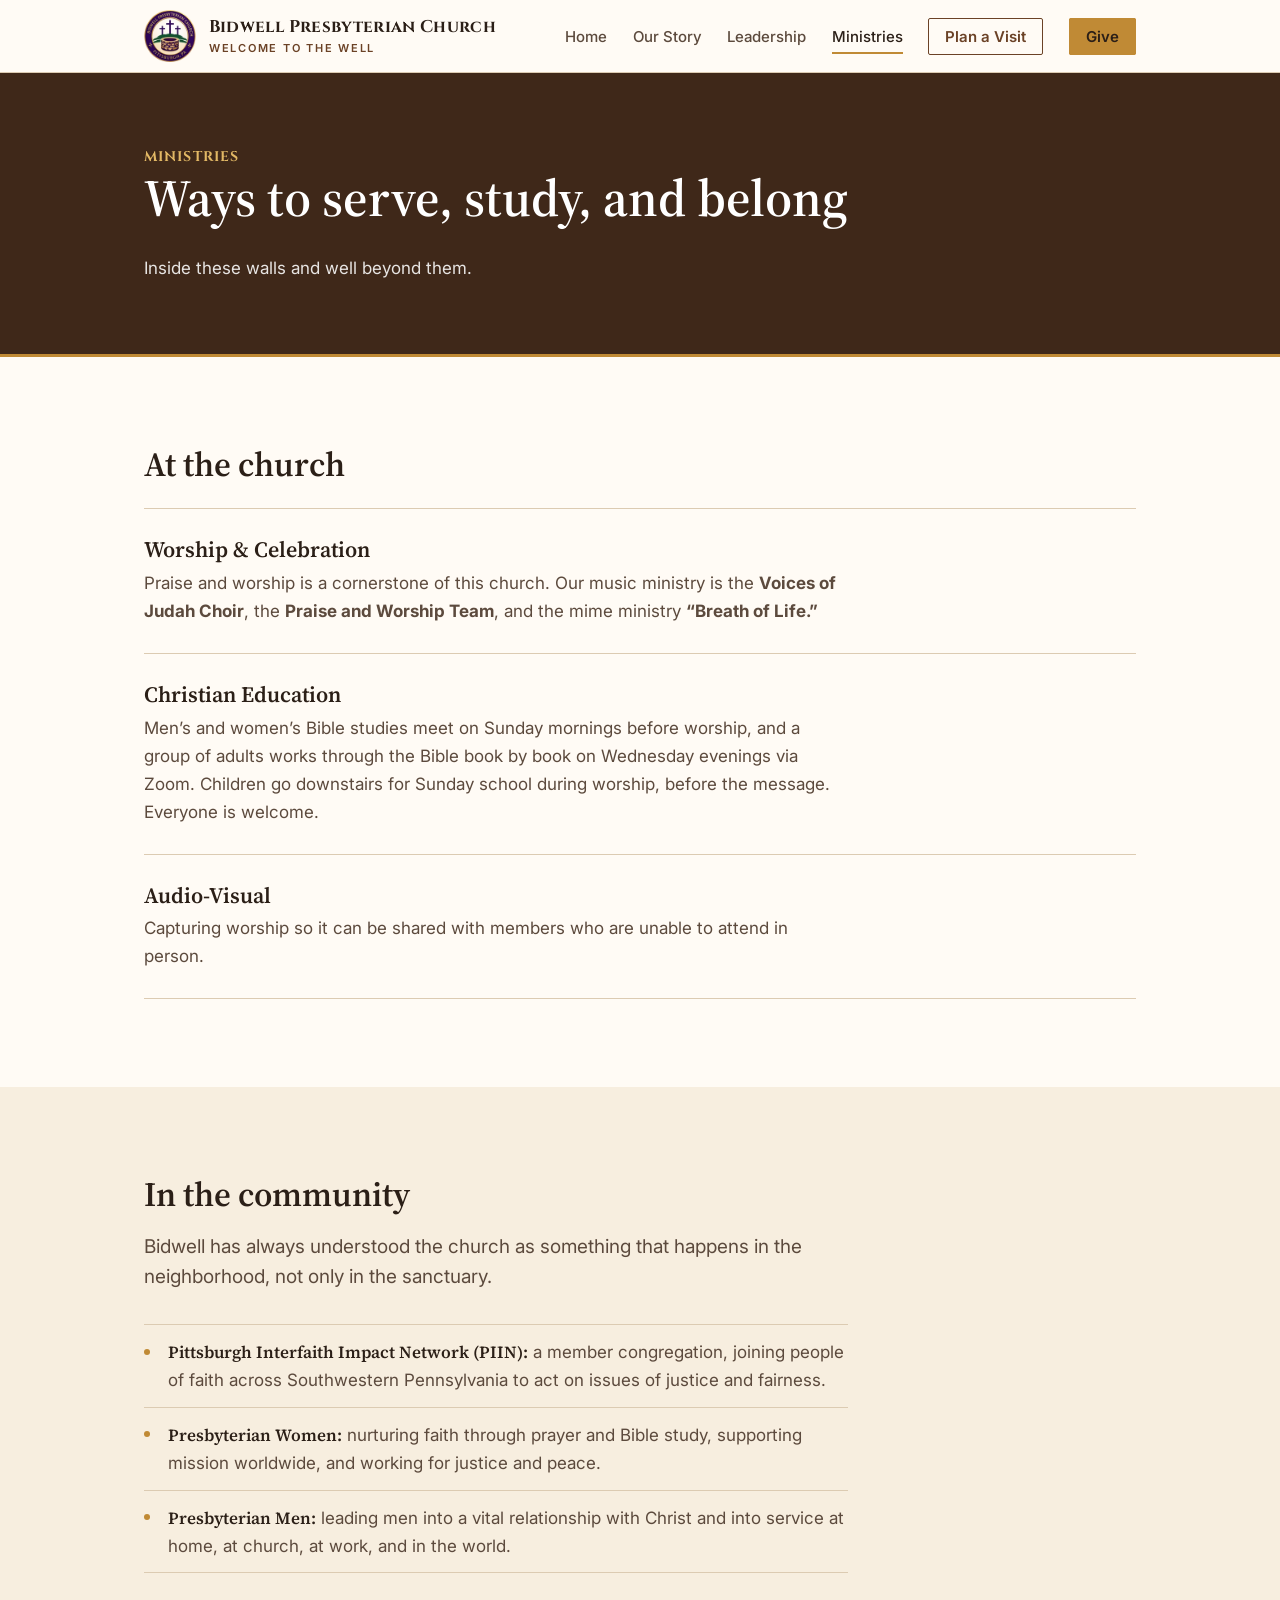
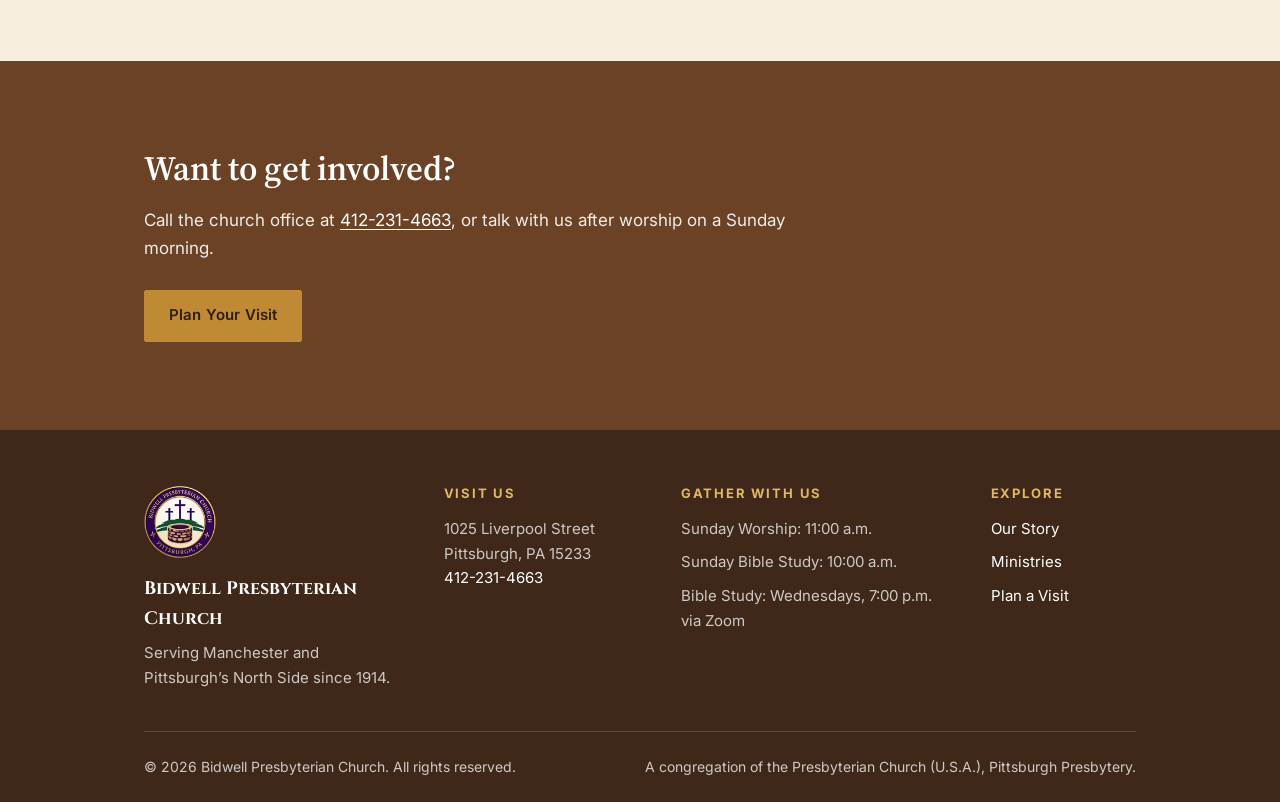
<file: ministries.html>
<!DOCTYPE html>
<html lang="en">
<head>
<meta charset="utf-8">
<meta name="viewport" content="width=device-width, initial-scale=1">
<title>Ministries | Bidwell Presbyterian Church</title>
<meta name="description" content="Worship and music, Christian education, and community outreach at Bidwell Presbyterian Church in Manchester, Pittsburgh.">
<link rel="canonical" href="https://bidwellchurchpgh.org/ministries.html">
<meta property="og:type" content="website">
<meta property="og:locale" content="en_US">
<meta property="og:site_name" content="Bidwell Presbyterian Church">
<meta property="og:title" content="Ministries | Bidwell Presbyterian Church">
<meta property="og:description" content="Worship and music, Christian education, and community outreach at Bidwell Presbyterian Church in Manchester, Pittsburgh.">
<meta property="og:url" content="https://bidwellchurchpgh.org/ministries.html">
<meta property="og:image" content="https://bidwellchurchpgh.org/assets/img/share-card.jpg">
<meta property="og:image:width" content="1200">
<meta property="og:image:height" content="630">
<meta property="og:image:alt" content="The Bidwell Presbyterian Church seal beside the church's round brick sanctuary on Liverpool Street.">
<meta name="twitter:card" content="summary_large_image">
<link rel="preconnect" href="https://fonts.googleapis.com">
<link rel="preconnect" href="https://fonts.gstatic.com" crossorigin>
<link href="https://fonts.googleapis.com/css2?family=Cinzel:wght@600;700&family=Inter:wght@400;500;600;700&family=Source+Serif+4:ital,opsz,wght@0,8..60,400;0,8..60,600;1,8..60,400&display=swap" rel="stylesheet">
<link rel="stylesheet" href="assets/css/site.css?v=845de5cf">
<link rel="icon" href="favicon.ico" sizes="32x32">
<link rel="icon" type="image/png" sizes="96x96" href="assets/img/favicon-96.png">
<link rel="apple-touch-icon" href="assets/img/apple-touch-icon.png">
<link rel="manifest" href="site.webmanifest">
<meta name="theme-color" content="#fffbf5">
</head>
<body>
<a class="skip-link" href="#main">Skip to main content</a>
<header class="site-header">
  <div class="wrap site-header__inner">
    <a class="brand" href="index.html">
      <img class="brand__seal" src="assets/img/logo-seal-128.webp" alt="" width="52" height="52">
      <span class="brand__text">
        <span class="brand__name">Bidwell Presbyterian Church</span>
        <span class="brand__tag">Welcome to the Well</span>
      </span>
    </a>
    <button class="nav-toggle" type="button" aria-expanded="false" aria-controls="site-nav">Menu</button>
    <nav class="site-nav" id="site-nav" aria-label="Main">
      <ul class="nav__list">
      <li><a href="index.html">Home</a></li>
      <li><a href="about.html">Our Story</a></li>
      <li><a href="leadership.html">Leadership</a></li>
      <li><a href="ministries.html" aria-current="page">Ministries</a></li>
      <li class="nav__cta"><a href="visit.html">Plan a Visit</a></li>
      <li class="nav__cta nav__cta--give"><a href="https://secure.myvanco.com/L-YS1N/home" target="_blank" rel="noopener">Give</a></li>
      </ul>
    </nav>
  </div>
</header>
<main id="main">
<section class="page-hero">
  <div class="wrap">
    <p class="eyebrow">Ministries</p>
    <h1>Ways to serve, study, and belong</h1>
    <p>Inside these walls and well beyond them.</p>
  </div>
</section>

<section class="section">
  <div class="wrap">
    <h2>At the church</h2>
    <ul class="entries" style="margin-top:1.5rem">
      <li>
        <h3>Worship &amp; Celebration</h3>
        <p>Praise and worship is a cornerstone of this church. Our music ministry is the
          <strong>Voices of Judah Choir</strong>, the <strong>Praise and Worship Team</strong>, and the mime
          ministry <strong>&ldquo;Breath of Life.&rdquo;</strong></p>
      </li>
      <li>
        <h3>Christian Education</h3>
        <p>Men&rsquo;s and women&rsquo;s Bible studies meet on Sunday mornings before worship, and a group of
          adults works through the Bible book by book on Wednesday evenings via Zoom. Children go downstairs
          for Sunday school during worship, before the message. Everyone is welcome.</p>
      </li>
      <li>
        <h3>Audio-Visual</h3>
        <p>Capturing worship so it can be shared with members who are unable to attend in person.</p>
      </li>
    </ul>
  </div>
</section>

<section class="section section--stone">
  <div class="wrap">
    <h2>In the community</h2>
    <p class="lede" style="max-width:var(--measure-text);margin:1rem 0 2rem">Bidwell has always understood the
      church as something that happens in the neighborhood, not only in the sanctuary.</p>
    <ul class="bullets">
      <li><strong>Pittsburgh Interfaith Impact Network (PIIN):</strong> <span>a member congregation,
        joining people of faith across Southwestern Pennsylvania to act on issues of justice and fairness.</span></li>
      <li><strong>Presbyterian Women:</strong> <span>nurturing faith through prayer and Bible study,
        supporting mission worldwide, and working for justice and peace.</span></li>
      <li><strong>Presbyterian Men:</strong> <span>leading men into a vital relationship with Christ and
        into service at home, at church, at work, and in the world.</span></li>
    </ul>
  </div>
</section>

<section class="section band">
  <div class="wrap">
    <h2>Want to get involved?</h2>
    <p>Call the church office at <a href="tel:+14122314663">412-231-4663</a>, or talk with us after
      worship on a Sunday morning.</p>
    <div class="btn-row"><a class="btn btn--on-dark" href="visit.html">Plan Your Visit</a></div>
  </div>
</section>
</main>
<footer class="site-footer">
  <div class="wrap footer__grid">
    <div>
      <img class="footer__seal" src="assets/img/logo-seal-128.webp" alt="" width="72" height="72">
      <p class="footer__brand-name">Bidwell Presbyterian Church</p>
      <p>Serving Manchester and Pittsburgh&rsquo;s North Side since 1914.</p>
    </div>
    <div>
      <h3>Visit Us</h3>
      <address>
        1025 Liverpool Street<br>
        Pittsburgh, PA 15233<br>
        <a href="tel:+14122314663">412-231-4663</a>
      </address>
    </div>
    <div>
      <h3>Gather With Us</h3>
      <ul class="footer__list">
        <li>Sunday Worship: 11:00 a.m.</li>
        <li>Sunday Bible Study: 10:00 a.m.</li>
        <li>Bible Study: Wednesdays, 7:00 p.m. via Zoom</li>
      </ul>
    </div>
    <div>
      <h3>Explore</h3>
      <ul class="footer__list">
        <li><a href="about.html">Our Story</a></li>
        <li><a href="ministries.html">Ministries</a></li>
        <li><a href="visit.html">Plan a Visit</a></li>
      </ul>
    </div>
  </div>
  <div class="wrap footer__bottom">
    <p>&copy; 2026 Bidwell Presbyterian Church. All rights reserved.</p>
    <p>A congregation of the Presbyterian Church (U.S.A.), Pittsburgh Presbytery.</p>
  </div>
</footer>
<script src="assets/js/nav.js?v=96924af1"></script>
</body>
</html>
</file>
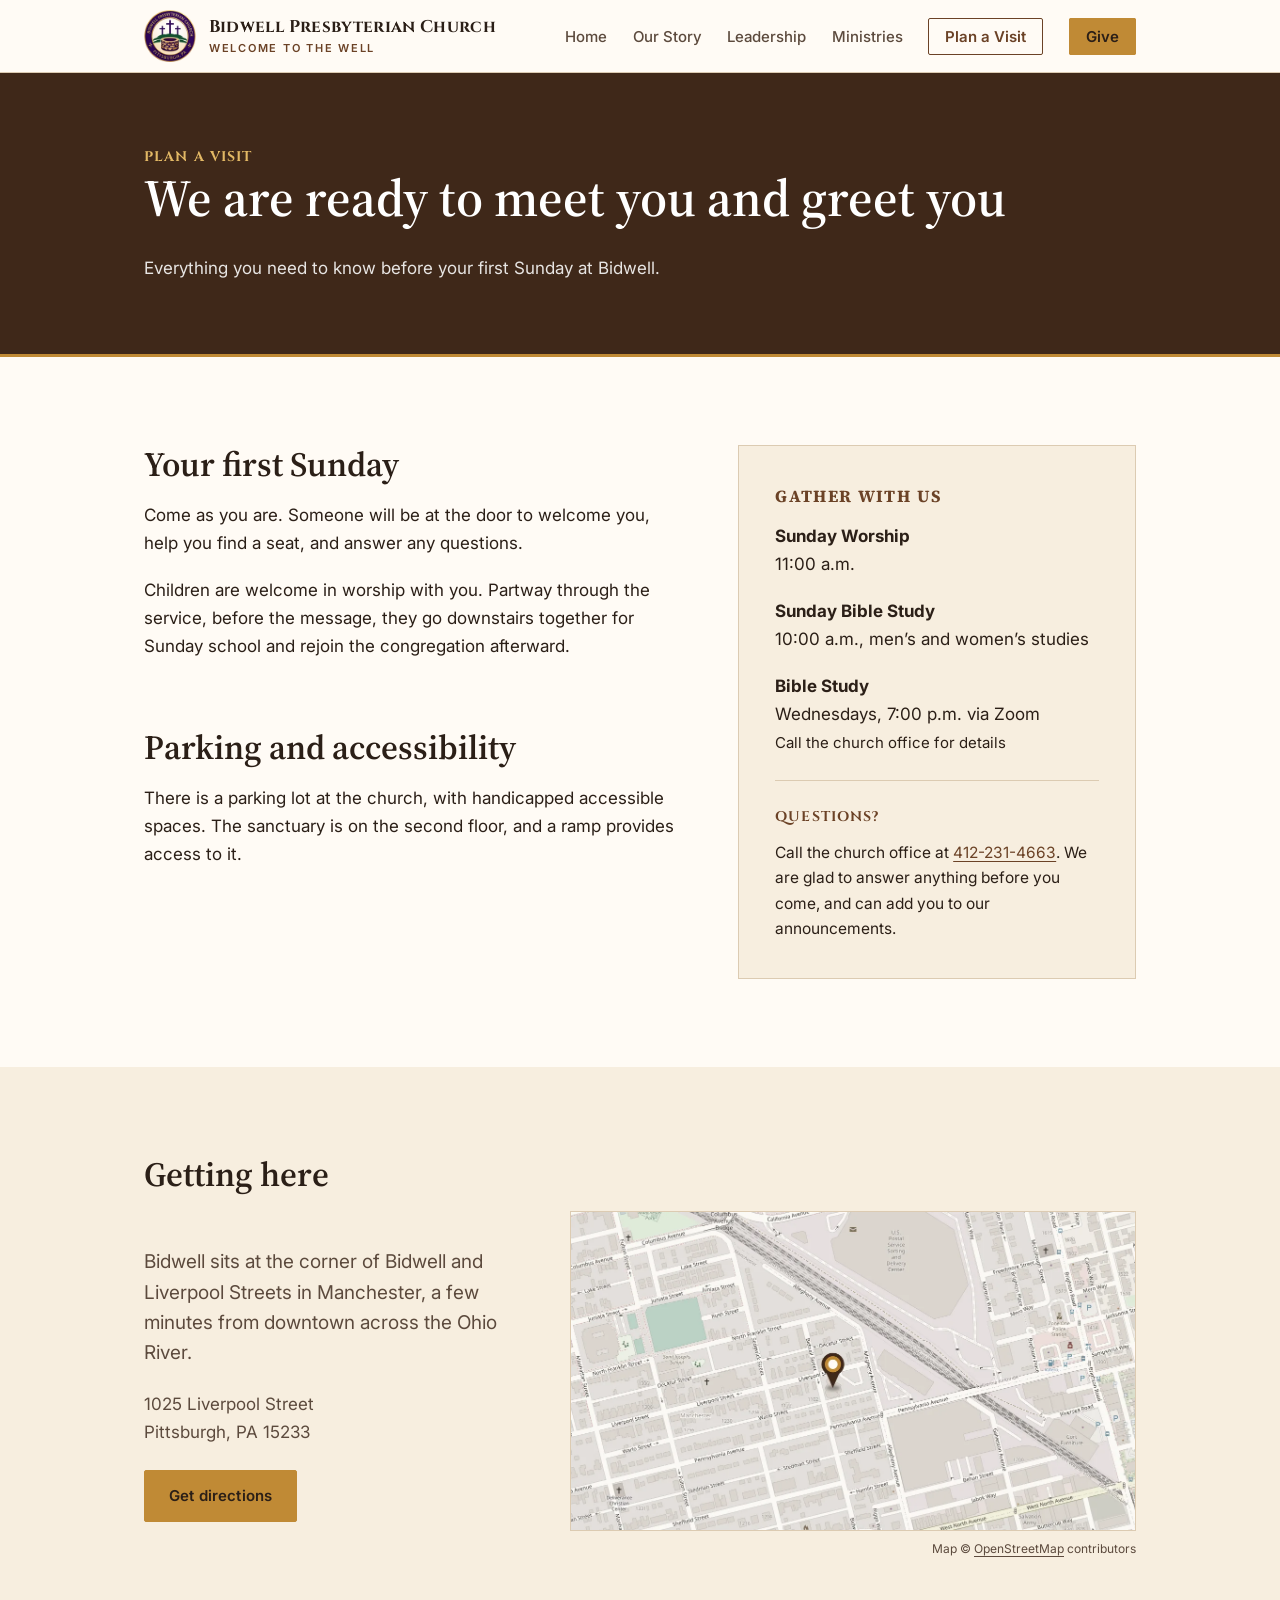
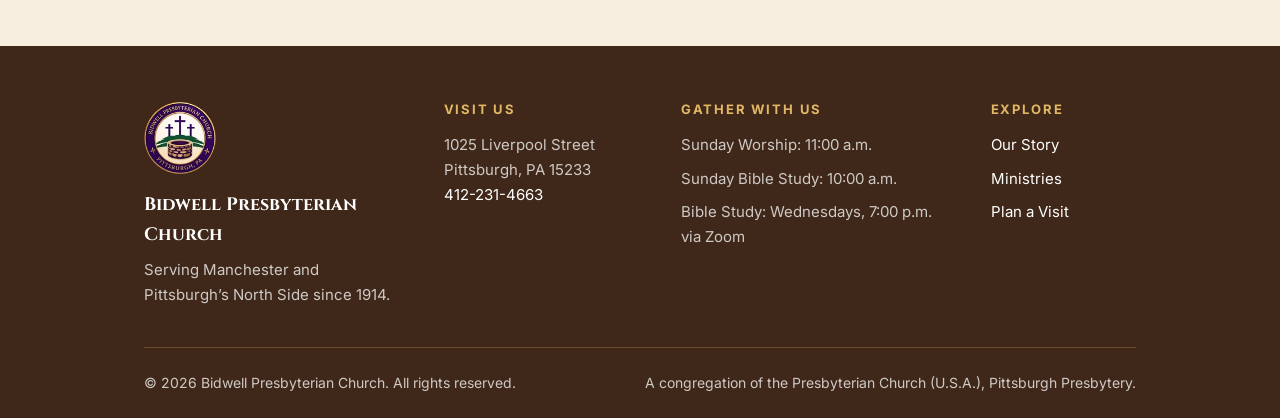
<file: visit.html>
<!DOCTYPE html>
<html lang="en">
<head>
<meta charset="utf-8">
<meta name="viewport" content="width=device-width, initial-scale=1">
<title>Plan a Visit | Bidwell Presbyterian Church</title>
<meta name="description" content="Plan your visit to Bidwell Presbyterian Church, 1025 Liverpool Street, Pittsburgh. Sunday worship at 11:00 a.m.">
<link rel="canonical" href="https://bidwellchurchpgh.org/visit.html">
<meta property="og:type" content="website">
<meta property="og:locale" content="en_US">
<meta property="og:site_name" content="Bidwell Presbyterian Church">
<meta property="og:title" content="Plan a Visit | Bidwell Presbyterian Church">
<meta property="og:description" content="Plan your visit to Bidwell Presbyterian Church, 1025 Liverpool Street, Pittsburgh. Sunday worship at 11:00 a.m.">
<meta property="og:url" content="https://bidwellchurchpgh.org/visit.html">
<meta property="og:image" content="https://bidwellchurchpgh.org/assets/img/share-card.jpg">
<meta property="og:image:width" content="1200">
<meta property="og:image:height" content="630">
<meta property="og:image:alt" content="The Bidwell Presbyterian Church seal beside the church's round brick sanctuary on Liverpool Street.">
<meta name="twitter:card" content="summary_large_image">
<link rel="preconnect" href="https://fonts.googleapis.com">
<link rel="preconnect" href="https://fonts.gstatic.com" crossorigin>
<link href="https://fonts.googleapis.com/css2?family=Cinzel:wght@600;700&family=Inter:wght@400;500;600;700&family=Source+Serif+4:ital,opsz,wght@0,8..60,400;0,8..60,600;1,8..60,400&display=swap" rel="stylesheet">
<link rel="stylesheet" href="assets/css/site.css?v=845de5cf">
<link rel="icon" href="favicon.ico" sizes="32x32">
<link rel="icon" type="image/png" sizes="96x96" href="assets/img/favicon-96.png">
<link rel="apple-touch-icon" href="assets/img/apple-touch-icon.png">
<link rel="manifest" href="site.webmanifest">
<meta name="theme-color" content="#fffbf5">
</head>
<body>
<a class="skip-link" href="#main">Skip to main content</a>
<header class="site-header">
  <div class="wrap site-header__inner">
    <a class="brand" href="index.html">
      <img class="brand__seal" src="assets/img/logo-seal-128.webp" alt="" width="52" height="52">
      <span class="brand__text">
        <span class="brand__name">Bidwell Presbyterian Church</span>
        <span class="brand__tag">Welcome to the Well</span>
      </span>
    </a>
    <button class="nav-toggle" type="button" aria-expanded="false" aria-controls="site-nav">Menu</button>
    <nav class="site-nav" id="site-nav" aria-label="Main">
      <ul class="nav__list">
      <li><a href="index.html">Home</a></li>
      <li><a href="about.html">Our Story</a></li>
      <li><a href="leadership.html">Leadership</a></li>
      <li><a href="ministries.html">Ministries</a></li>
      <li class="nav__cta"><a href="visit.html" aria-current="page">Plan a Visit</a></li>
      <li class="nav__cta nav__cta--give"><a href="https://secure.myvanco.com/L-YS1N/home" target="_blank" rel="noopener">Give</a></li>
      </ul>
    </nav>
  </div>
</header>
<main id="main">
<section class="page-hero">
  <div class="wrap">
    <p class="eyebrow">Plan a Visit</p>
    <h1>We are ready to meet you and greet you</h1>
    <p>Everything you need to know before your first Sunday at Bidwell.</p>
  </div>
</section>

<section class="section">
  <div class="wrap split">
    <div class="prose">
      <h2>Your first Sunday</h2>
      <p>Come as you are. Someone will be at the door to welcome you, help you find a seat, and answer any
        questions.</p>
      <p>Children are welcome in worship with you. Partway through the service, before the message, they go
        downstairs together for Sunday school and rejoin the congregation afterward.</p>

      <h2>Parking and accessibility</h2>
      <p>There is a parking lot at the church, with handicapped accessible spaces. The sanctuary is on the
        second floor, and a ramp provides access to it.</p>
    </div>

    <div class="callout">
      <p class="eyebrow">Gather with us</p>
      <p style="font-family:var(--font-body)"><strong>Sunday Worship</strong><br>11:00 a.m.</p>
      <p style="font-family:var(--font-body)"><strong>Sunday Bible Study</strong><br>10:00 a.m., men&rsquo;s and women&rsquo;s studies</p>
      <p style="font-family:var(--font-body)"><strong>Bible Study</strong><br>Wednesdays, 7:00 p.m. via Zoom<br><span style="font-size:.9375rem">Call the church office for details</span></p>
      <hr style="border:0;border-top:1px solid var(--rule);margin:1.5rem 0">
      <p class="eyebrow">Questions?</p>
      <p style="font-family:var(--font-body);font-size:.9688rem">Call the church office at
        <a href="tel:+14122314663">412-231-4663</a>. We are glad to answer anything before you come, and
        can add you to our announcements.</p>
    </div>
  </div>
</section>

<section class="section section--stone">
  <div class="wrap">
    <h2>Getting here</h2>
    <div class="getting-here">
      <div>
        <p class="lede">Bidwell sits at the corner of Bidwell and Liverpool Streets in Manchester, a few
          minutes from downtown across the Ohio River.</p>
        <address>1025 Liverpool Street<br>Pittsburgh, PA 15233</address>
        <p><a class="btn" href="https://www.google.com/maps/dir/?api=1&amp;destination=1025+Liverpool+Street+Pittsburgh+PA+15233" target="_blank" rel="noopener">Get directions</a></p>
      </div>
      <figure class="map">
        <a class="map__link" href="https://www.google.com/maps/dir/?api=1&amp;destination=1025+Liverpool+Street+Pittsburgh+PA+15233" target="_blank" rel="noopener">
          <img src="assets/img/map-bidwell.webp" width="1200" height="675" loading="lazy"
               alt="Map of Manchester with a pin on Bidwell Presbyterian Church, at the corner of Bidwell and Liverpool Streets.">
        </a>
        <figcaption>Map &copy; <a href="https://www.openstreetmap.org/copyright" target="_blank" rel="noopener">OpenStreetMap</a> contributors</figcaption>
      </figure>
    </div>
  </div>
</section>
</main>
<footer class="site-footer">
  <div class="wrap footer__grid">
    <div>
      <img class="footer__seal" src="assets/img/logo-seal-128.webp" alt="" width="72" height="72">
      <p class="footer__brand-name">Bidwell Presbyterian Church</p>
      <p>Serving Manchester and Pittsburgh&rsquo;s North Side since 1914.</p>
    </div>
    <div>
      <h3>Visit Us</h3>
      <address>
        1025 Liverpool Street<br>
        Pittsburgh, PA 15233<br>
        <a href="tel:+14122314663">412-231-4663</a>
      </address>
    </div>
    <div>
      <h3>Gather With Us</h3>
      <ul class="footer__list">
        <li>Sunday Worship: 11:00 a.m.</li>
        <li>Sunday Bible Study: 10:00 a.m.</li>
        <li>Bible Study: Wednesdays, 7:00 p.m. via Zoom</li>
      </ul>
    </div>
    <div>
      <h3>Explore</h3>
      <ul class="footer__list">
        <li><a href="about.html">Our Story</a></li>
        <li><a href="ministries.html">Ministries</a></li>
        <li><a href="visit.html">Plan a Visit</a></li>
      </ul>
    </div>
  </div>
  <div class="wrap footer__bottom">
    <p>&copy; 2026 Bidwell Presbyterian Church. All rights reserved.</p>
    <p>A congregation of the Presbyterian Church (U.S.A.), Pittsburgh Presbytery.</p>
  </div>
</footer>
<script src="assets/js/nav.js?v=96924af1"></script>
</body>
</html>
</file>
<file: assets/css/site.css>
/* ==========================================================================
   Bidwell Presbyterian Church — base stylesheet
   All colors/type are CSS custom properties so the whole site can be
   re-skinned from this one block once design direction is settled.
   ========================================================================== */

:root {
  /* Palette — drawn from the church seal: the gold of its rim and the cream
     of its field, grounded by a warm walnut brown. The seal's purple and green
     stay inside the logo so it remains the one saturated mark on the page. */
  --brown:        #6b4226;   /* links, labels, outlines */
  --brown-dark:   #3f2819;   /* page headers, footer */
  --brown-light:  #8a5a34;
  --gold:         #c08a35;   /* the seal's rim — buttons, rules, accents */
  --gold-light:   #e2b865;   /* gold text on dark brown; button hover */
  --ink:          #2b1f17;
  --ink-soft:     #5c4a3d;
  --paper:        #fffbf5;   /* page ground */
  --stone:        #f7eedf;   /* the seal's cream, for bands */
  --stone-mid:    #eadcc6;
  --rule:         #dccbb2;
  --white:        #ffffff;

  /* Type */
  --font-display: "Source Serif 4", Georgia, "Times New Roman", serif;
  --font-label:   "Cinzel", "Trajan Pro", Georgia, serif;   /* echoes the seal's lettering */
  --font-body:    "Inter", -apple-system, BlinkMacSystemFont, "Segoe UI", Helvetica, Arial, sans-serif;

  /* Layout */
  --measure:      68rem;   /* max content width */
  --measure-text: 44rem;   /* comfortable reading width */
  --gutter:       clamp(1.25rem, 4vw, 3rem);
  --section-y:    clamp(3rem, 7vw, 5.5rem);
}

*, *::before, *::after { box-sizing: border-box; }

html { scroll-behavior: smooth; -webkit-text-size-adjust: 100%; }
@media (prefers-reduced-motion: reduce) {
  html { scroll-behavior: auto; }
  *, *::before, *::after { animation-duration: .01ms !important; transition-duration: .01ms !important; }
}

body {
  margin: 0;
  font-family: var(--font-body);
  font-size: clamp(1rem, .96rem + .2vw, 1.0625rem);
  line-height: 1.65;
  color: var(--ink);
  background: var(--paper);
  -webkit-font-smoothing: antialiased;
}

img { max-width: 100%; height: auto; display: block; }

a { color: var(--brown); text-decoration-thickness: 1px; text-underline-offset: 3px; }
a:hover { color: var(--brown-dark); }

:focus-visible {
  outline: 3px solid var(--brown);
  outline-offset: 2px;
  border-radius: 2px;
}
.hero :focus-visible, .page-hero :focus-visible, .band :focus-visible,
.site-footer :focus-visible { outline-color: var(--gold-light); }

h1, h2, h3, h4 {
  font-family: var(--font-display);
  font-weight: 600;
  line-height: 1.15;
  color: var(--ink);
  margin: 0 0 .5em;
  text-wrap: balance;
}
h1 { font-size: clamp(2rem, 1.4rem + 2.6vw, 3.25rem); }
h2 { font-size: clamp(1.5rem, 1.2rem + 1.4vw, 2.125rem); }
h3 { font-size: clamp(1.15rem, 1.05rem + .5vw, 1.375rem); }

p { margin: 0 0 1.1em; }
p:last-child { margin-bottom: 0; }

/* ---------- Layout helpers ---------- */
.wrap {
  width: 100%;
  max-width: var(--measure);
  margin-inline: auto;
  padding-inline: var(--gutter);
}
.prose { max-width: var(--measure-text); }
/* When .prose sits on the .wrap itself, the narrow column would otherwise be
   centered in the window. Keep the block on the page grid and cap the
   children instead, so the text starts at the same left edge as everything else. */
.wrap.prose { max-width: var(--measure); }
.wrap.prose > * { max-width: var(--measure-text); }
.prose > * + h2 { margin-top: 2em; }
.prose > * + h3 { margin-top: 1.75em; }
.prose > .eyebrow + h2, .prose > .eyebrow + h3 { margin-top: 0; }

.section { padding-block: var(--section-y); }
.section--stone { background: var(--stone); }

.skip-link {
  position: absolute; left: -9999px; top: 0;
  background: var(--brown); color: var(--white);
  padding: .75rem 1.25rem; z-index: 200;
}
.skip-link:focus { left: 0; }

.eyebrow {
  font-family: var(--font-label);
  font-size: .875rem;
  font-weight: 700;
  letter-spacing: .08em;
  text-transform: uppercase;
  color: var(--brown);
  margin: 0 0 .75rem;
}

.lede { font-size: 1.1875rem; line-height: 1.6; color: var(--ink-soft); }

/* ---------- Buttons ---------- */
.btn {
  display: inline-block;
  font-weight: 600;
  font-size: .9375rem;
  letter-spacing: .01em;
  padding: .8rem 1.5rem;
  border-radius: 2px;
  text-decoration: none;
  border: 1.5px solid var(--gold);
  background: var(--gold);
  color: var(--ink);
  transition: background-color .18s ease, color .18s ease;
}
.btn:hover { background: var(--gold-light); border-color: var(--gold-light); color: var(--ink); }
.btn--ghost { background: transparent; border-color: var(--brown); color: var(--brown); }
.btn--ghost:hover { background: var(--brown); border-color: var(--brown); color: var(--white); }
.btn--on-dark { background: var(--gold); border-color: var(--gold); color: var(--ink); }
.btn--on-dark:hover { background: var(--gold-light); border-color: var(--gold-light); color: var(--ink); }
.btn--outline-light { background: transparent; border-color: rgba(255,255,255,.6); color: var(--white); }
.btn--outline-light:hover { background: var(--white); border-color: var(--white); color: var(--brown-dark); }

.btn-row { display: flex; flex-wrap: wrap; gap: .75rem; }

/* ---------- Site header ---------- */
.site-header {
  position: sticky; top: 0; z-index: 100;
  background: var(--paper);
  border-bottom: 1px solid var(--rule);
}
.site-header__inner {
  display: flex; align-items: center; justify-content: space-between;
  gap: 1rem;
  min-height: 4.5rem;
}
.brand { display: flex; align-items: center; gap: .8rem; text-decoration: none; color: var(--ink); line-height: 1.1; }
.brand__seal { width: 52px; height: 52px; flex: none; }
.brand__text { display: flex; flex-direction: column; }
.brand__name { font-family: var(--font-label); font-weight: 700; font-size: 1.0625rem; letter-spacing: .02em; }
.brand__tag {
  font-size: .6875rem; letter-spacing: .16em; text-transform: uppercase;
  color: var(--brown); font-weight: 600; margin-top: .3rem;
}

.nav-toggle {
  display: none;
  align-items: center; gap: .5rem;
  background: none; border: 1px solid var(--rule); border-radius: 2px;
  min-height: 44px; padding: .6rem 1rem;
  font: inherit; font-size: .875rem; font-weight: 600;
  color: var(--ink); cursor: pointer;
}

.nav__list {
  display: flex; align-items: center; gap: clamp(.75rem, 2vw, 1.75rem);
  list-style: none; margin: 0; padding: 0;
}
.nav__list a {
  text-decoration: none;
  color: var(--ink-soft);
  font-size: .9375rem;
  font-weight: 500;
  padding: .35rem 0;
  border-bottom: 2px solid transparent;
  white-space: nowrap;
}
.nav__list a:hover { color: var(--brown); }
.nav__list a[aria-current="page"] { color: var(--ink); border-bottom-color: var(--gold); }
.nav__list .nav__cta a {
  border: 1.5px solid var(--brown); border-radius: 2px;
  padding: .5rem 1rem; color: var(--brown); font-weight: 600;
}
.nav__list .nav__cta a:hover { background: var(--brown); color: var(--white); }
.nav__list .nav__cta--give a {
  background: var(--gold); border-color: var(--gold); color: var(--ink);
}
.nav__list .nav__cta--give a:hover { background: var(--gold-light); border-color: var(--gold-light); color: var(--ink); }

@media (max-width: 60rem) {
  .nav-toggle { display: inline-flex; }
  .site-nav {
    display: none;
    position: absolute; left: 0; right: 0; top: 100%;
    background: var(--paper);
    border-bottom: 1px solid var(--rule);
    box-shadow: 0 12px 24px rgba(0,0,0,.07);
  }
  .site-nav.is-open { display: block; }
  .nav__list { flex-direction: column; align-items: stretch; gap: 0; padding: .5rem var(--gutter) 1.25rem; }
  .nav__list li + li { border-top: 1px solid var(--stone-mid); }
  .nav__list a { display: block; padding: .9rem 0; font-size: 1rem; border-bottom: none; }
  .nav__list a[aria-current="page"] { color: var(--brown); }
  .nav__list .nav__cta { border-top: none; padding-top: 1rem; }
  .nav__list .nav__cta--give { padding-top: .6rem; }
  .nav__list .nav__cta a { text-align: center; }
}

@media (max-width: 30rem) {
  .brand { gap: .6rem; }
  .brand__seal { width: 44px; height: 44px; }
  .brand__name { font-size: .9375rem; }
  .brand__tag { display: none; }
}

@media (min-width: 60rem) {
  /* The name sits right at the wrap threshold; keep it on one line where
     the full nav is shown. */
  .brand__name { white-space: nowrap; }
}

/* ---------- Hero ---------- */
.hero { position: relative; background: var(--brown-dark); color: var(--white); }

/* The photo is zoomed around the "Bidwell United Presbyterian Church"
   lettering on the building, which sits at 50.6% / 45.7% of the source image.
   --hx/--hy move that point within the hero; --hz is the zoom. */
.hero__media {
  position: absolute; inset: 0; overflow: hidden;
  isolation: isolate;          /* keeps the grain's blend inside the photo */
  --hx: 0%; --hy: 0%; --hz: 1;
}
.hero__media img {
  width: 100%; height: 100%;
  object-fit: cover;
  object-position: 50.6% 45.7%;
  transform-origin: 50.6% 45.7%;
  transform: translate(var(--hx), var(--hy)) scale(var(--hz));
  opacity: .78;
}
/* Warm the photo toward the palette and keep the text legible. */
.hero__media::after {
  content: ""; position: absolute; inset: 0; z-index: 1;
  background: linear-gradient(90deg,
    rgba(63,40,25,.94) 0%, rgba(63,40,25,.86) 38%,
    rgba(63,40,25,.35) 58%, rgba(63,40,25,.12) 100%);
}
/* Film grain, applied at screen resolution so it stays fine at any zoom. */
.hero__media::before {
  content: ""; position: absolute; inset: 0; z-index: 2; pointer-events: none;
  /* Gaussian noise centered on 50% gray: overlay-neutral, so it adds texture
     without brightening the photo. Tile is 160px; pixelated keeps it crisp. */
  background-image: url("../img/grain.png");
  background-size: 160px 160px;
  image-rendering: pixelated;
  mix-blend-mode: overlay;
  opacity: .28;
}

.hero__seal { width: 112px; height: 112px; margin-bottom: 1.5rem;
              filter: drop-shadow(0 6px 18px rgba(0,0,0,.35)); }
.hero__inner {
  position: relative;
  padding-block: clamp(4rem, 12vw, 8.5rem);
}
/* Text holds the left of the page grid; the building fills the right. */
.hero__inner > * { max-width: 34rem; }
.hero h1 { color: var(--white); margin-bottom: .35em; }
.hero__eyebrow { color: var(--gold-light); }
.hero p { color: rgba(255,255,255,.9); font-size: 1.1875rem; }
.hero .btn-row { margin-top: 2rem; }

/* Wide screens: building and its name on the right third. */
@media (min-width: 52rem) {
  .hero__media { --hx: 30%; --hy: -2%; --hz: 2; }   /* narrower desktops: clear the text */
}
@media (min-width: 72rem) {
  .hero__media { --hx: 24%; }
}
/* Phones and small tablets: text on top, the building and its name below. */
@media (max-width: 51.99rem) {
  .hero__inner { padding-bottom: 17rem; }
  .hero__media { --hx: 0%; --hy: 34%; --hz: 1.9; }
  .hero__media::after {
    background: linear-gradient(180deg,
      rgba(63,40,25,.94) 0%, rgba(63,40,25,.86) 52%,
      rgba(63,40,25,.3) 72%, rgba(63,40,25,.1) 100%);
  }
}

/* Compact hero for interior pages */
.page-hero {
  background: var(--brown-dark);
  color: var(--white);
  border-bottom: 3px solid var(--gold);
  padding-block: clamp(2.75rem, 6vw, 4.5rem);
}
.page-hero h1 { color: var(--white); }
.page-hero .eyebrow { color: var(--gold-light); }
.page-hero p { color: rgba(255,255,255,.88); max-width: var(--measure-text); margin-bottom: 0; }

/* ---------- Service times bar ---------- */
.times { background: var(--stone); border-bottom: 1px solid var(--rule); }
.times__grid {
  display: grid; gap: 1.5rem;
  grid-template-columns: repeat(auto-fit, minmax(15rem, 1fr));
  padding-block: 2.5rem;
}
.times__item { border-left: 3px solid var(--gold); padding-left: 1rem; }
.times__label { font-size: .8125rem; letter-spacing: .12em; text-transform: uppercase; color: var(--ink-soft); font-weight: 600; margin: 0 0 .3rem; }
.times__when { font-family: var(--font-display); font-size: 1.375rem; font-weight: 600; margin: 0; }
.times__note { font-size: .875rem; color: var(--ink-soft); margin: .25rem 0 0; }

/* ---------- Cards ---------- */
.card-grid {
  display: grid; gap: 1.5rem;
  grid-template-columns: repeat(auto-fit, minmax(17rem, 1fr));
  list-style: none; margin: 0; padding: 0;
}
.card {
  background: var(--white);
  border: 1px solid var(--rule);
  border-top: 3px solid var(--gold);
  padding: 1.75rem;
  display: flex; flex-direction: column;
}
.card h3 { margin-bottom: .5rem; }
.card p { color: var(--ink-soft); font-size: .9688rem; }
.card__link { margin-top: auto; padding: 1rem 0 .4rem; font-weight: 600; font-size: .9375rem; text-decoration: none; }
.card__link::after { content: " →"; }
.card__link:hover { text-decoration: underline; }

/* ---------- Two-column feature ---------- */
.split {
  display: grid; gap: clamp(2rem, 5vw, 3.5rem);
  grid-template-columns: 1fr;
  align-items: start;
}
@media (min-width: 52rem) {
  .split { grid-template-columns: 1.15fr .85fr; }
  .split--reverse > :first-child { order: 2; }
}

.pullquote {
  border-left: 3px solid var(--gold);
  padding: .25rem 0 .25rem 1.5rem;
  margin: 2rem 0;
  font-family: var(--font-display);
  font-size: 1.1875rem;
  font-style: italic;
  color: var(--ink-soft);
}
.pullquote cite { display: block; margin-top: .75rem; font-size: .875rem; font-style: normal; font-family: var(--font-body); color: var(--ink-soft); }

/* Scripture / callout box */
.callout {
  background: var(--stone);
  border: 1px solid var(--rule);
  padding: clamp(1.5rem, 4vw, 2.25rem);
}
.callout p:first-of-type { font-family: var(--font-display); font-size: 1.0625rem; }

/* ---------- Definition-style ministry list ---------- */
.entries { margin: 0; padding: 0; list-style: none; }
.entries > li { padding-block: 1.75rem; border-top: 1px solid var(--rule); }
.entries > li:last-child { border-bottom: 1px solid var(--rule); }
.entries h3 { margin-bottom: .4rem; }
.entries p { color: var(--ink-soft); max-width: var(--measure-text); }

/* ---------- Compact bulleted list ---------- */
.bullets { list-style: none; margin: 0; padding: 0; max-width: var(--measure-text); }
.bullets > li { position: relative; padding: .8rem 0 .8rem 1.5rem; border-bottom: 1px solid var(--rule); }
.bullets > li:first-child { border-top: 1px solid var(--rule); }
.bullets > li::before {
  content: ""; position: absolute; left: 0; top: 1.45rem;
  width: 6px; height: 6px; border-radius: 50%; background: var(--gold);
}
.bullets strong { font-family: var(--font-display); font-weight: 600; }
.bullets span { color: var(--ink-soft); }

/* ---------- Expandable roster (leadership page) ---------- */
.roster { list-style: none; margin: 0; padding: 0; border-top: 1px solid var(--rule); }
.roster > li { border-bottom: 1px solid var(--rule); }

.roster summary {
  display: flex; align-items: flex-start; justify-content: space-between; gap: 1.5rem;
  padding: 1.25rem 0; cursor: pointer;
  list-style: none;                 /* Firefox */
}
.roster summary::-webkit-details-marker { display: none; }   /* Safari/Chrome */
.roster summary:hover .roster__name { color: var(--brown); }
.roster summary:focus-visible { outline: 3px solid var(--gold); outline-offset: 3px; }

.roster__name {
  display: block;
  font-family: var(--font-display); font-size: 1.125rem; font-weight: 600;
  color: var(--ink); line-height: 1.3;
  transition: color .15s ease;
}
.roster__years {
  display: block; margin-top: .3rem;
  font-size: .8125rem; font-weight: 700; letter-spacing: .1em; text-transform: uppercase;
  color: var(--brown);
}
.roster__chev {
  flex: none; margin-top: .55rem;
  width: .55rem; height: .55rem;
  border-right: 2px solid var(--brown); border-bottom: 2px solid var(--brown);
  transform: rotate(45deg); transform-origin: center;
  transition: transform .2s ease;
}
.roster details[open] .roster__chev,
.roster > li > details[open] .roster__chev { transform: rotate(-135deg); }

.roster__body { padding: 0 0 1.5rem; max-width: var(--measure-text); }
.roster__body p { color: var(--ink-soft); }
.roster__body .pullquote { margin-bottom: 0; }

@media (prefers-reduced-motion: reduce) { .roster__chev { transition: none; } }

/* ---------- Timeline (history page) ---------- */
.timeline { list-style: none; margin: 0; padding: 0; border-left: 2px solid var(--stone-mid); }
.timeline > li { position: relative; padding: 0 0 2.25rem 1.75rem; }
.timeline > li::before {
  content: ""; position: absolute; left: -7px; top: .45rem;
  width: 12px; height: 12px; border-radius: 50%;
  background: var(--brown); border: 2px solid var(--white);
}
.timeline__year {
  display: block; font-family: var(--font-body); font-size: .8125rem; font-weight: 700;
  letter-spacing: .1em; text-transform: uppercase; color: var(--brown); margin-bottom: .35rem;
}
.timeline h3 { font-size: 1.125rem; margin-bottom: .35rem; }
.timeline p { color: var(--ink-soft); font-size: .9688rem; max-width: var(--measure-text); }

/* ---------- Events ---------- */
.event {
  display: grid; gap: 1.5rem;
  grid-template-columns: 1fr;
  border: 1px solid var(--rule);
  border-left: 3px solid var(--gold);
  padding: 1.75rem;
}
@media (min-width: 42rem) { .event { grid-template-columns: 9rem 1fr; } }
.event__date { font-family: var(--font-display); }
.event__month { display: block; font-size: .8125rem; letter-spacing: .12em; text-transform: uppercase; color: var(--brown); font-weight: 700; font-family: var(--font-body); }
.event__day { display: block; font-size: 2.5rem; font-weight: 600; line-height: 1; }
.event__year { display: block; font-size: .875rem; color: var(--ink-soft); font-family: var(--font-body); }
.event h3 { margin-bottom: .35rem; }
.event__meta { font-size: .875rem; color: var(--ink-soft); margin-bottom: .75rem; }

/* ---------- Contact / visit ---------- */
.info-grid {
  display: grid; gap: 2rem;
  grid-template-columns: repeat(auto-fit, minmax(16rem, 1fr));
}
.info-grid h3 { font-size: 1.0625rem; margin-bottom: .4rem; }
.info-grid p, .info-grid address { font-style: normal; color: var(--ink-soft); }

/* Static map: always renders, never hijacks scrolling, and tapping it opens directions. */
.getting-here {
  display: grid; gap: clamp(1.5rem, 4vw, 3rem); align-items: center;
  grid-template-columns: 1fr;
}
@media (min-width: 52rem) { .getting-here { grid-template-columns: .8fr 1.2fr; } }
.getting-here address { font-style: normal; color: var(--ink-soft); margin: 1rem 0 1.5rem; }
.map { margin: 0; }
.map__link { display: block; border: 1px solid var(--rule); overflow: hidden; }
.map__link img {
  display: block; width: 100%; height: auto;
  aspect-ratio: 16 / 9; object-fit: cover;
  object-position: 46.5% 55%;          /* the pin */
  transition: transform .3s ease;
}
.map__link:hover img { transform: scale(1.02); }
@media (max-width: 42rem) { .map__link img { aspect-ratio: 4 / 3; } }
@media (prefers-reduced-motion: reduce) { .map__link img { transition: none; } }
.map figcaption { margin-top: .5rem; font-size: .75rem; color: var(--ink-soft); text-align: right; }
.map figcaption a { color: inherit; }

/* ---------- CTA band ---------- */
.band { background: var(--brown); color: var(--white); }
.band h2 { color: var(--white); }
.band p { color: rgba(255,255,255,.9); max-width: var(--measure-text); }
.band a:not(.btn) { color: var(--white); }
.band .btn-row { margin-top: 1.75rem; }

/* ---------- Footer ---------- */
.site-footer { background: var(--brown-dark); color: rgba(255,255,255,.75); font-size: .9375rem; }
.site-footer a { color: var(--white); text-decoration: none; }
.site-footer a:hover { text-decoration: underline; }
.site-footer h2, .site-footer h3 { color: var(--white); }
.footer__grid {
  display: grid; gap: 2.5rem;
  grid-template-columns: repeat(auto-fit, minmax(14rem, 1fr));
  padding-block: 3.5rem 2.5rem;
}
@media (min-width: 60rem) {
  .footer__grid { grid-template-columns: 1.25fr .95fr 1.3fr .7fr; }
}
.site-footer address { font-style: normal; }
.footer__grid h3 { color: var(--gold-light); font-size: .8125rem; letter-spacing: .14em; text-transform: uppercase; font-family: var(--font-body); font-weight: 700; margin-bottom: 1rem; }
.footer__list { list-style: none; margin: 0; padding: 0; }
.footer__list li + li { margin-top: .55rem; }
@media (max-width: 60rem) {
  /* Thumb-sized rows for standalone links on phones and tablets */
  .footer__list a, .site-footer address a, .link-list a { display: inline-block; padding-block: .65rem; }
  .footer__list li:has(> a) + li { margin-top: 0; }
}
.link-list { padding-left: 1.2rem; }
.footer__seal { width: 72px; height: 72px; margin-bottom: 1rem; }
.footer__brand-name { font-family: var(--font-label); font-weight: 700; font-size: 1.125rem; color: var(--white); margin-bottom: .5rem; }
.footer__bottom {
  position: relative;
  padding-block: 1.5rem;
  display: flex; flex-wrap: wrap; gap: .75rem 1.5rem; justify-content: space-between;
  font-size: .875rem;
}
.footer__bottom p { margin: 0; }
/* Rule spans the content column, not the gutters. */
.footer__bottom::before {
  content: ""; position: absolute; top: 0; left: var(--gutter); right: var(--gutter);
  height: 1px; background: rgba(226,184,101,.25);
}
</file>
